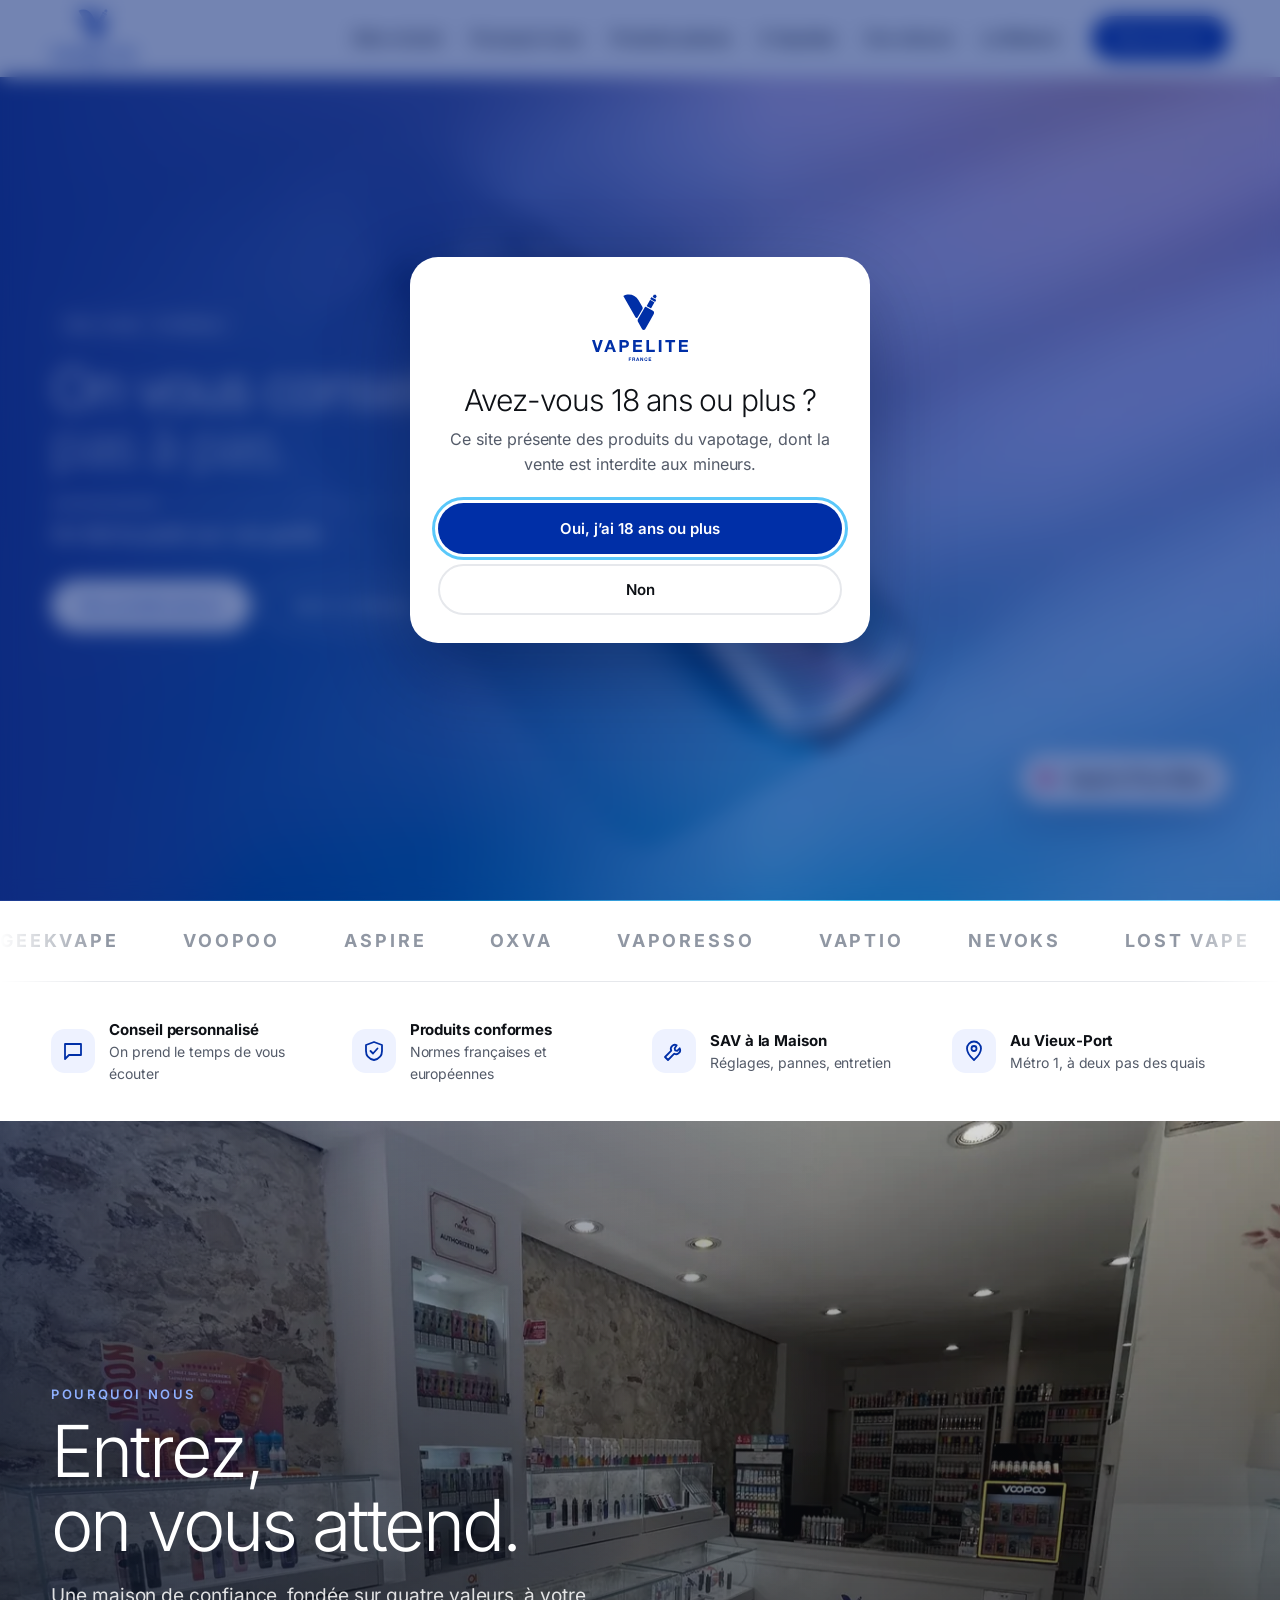
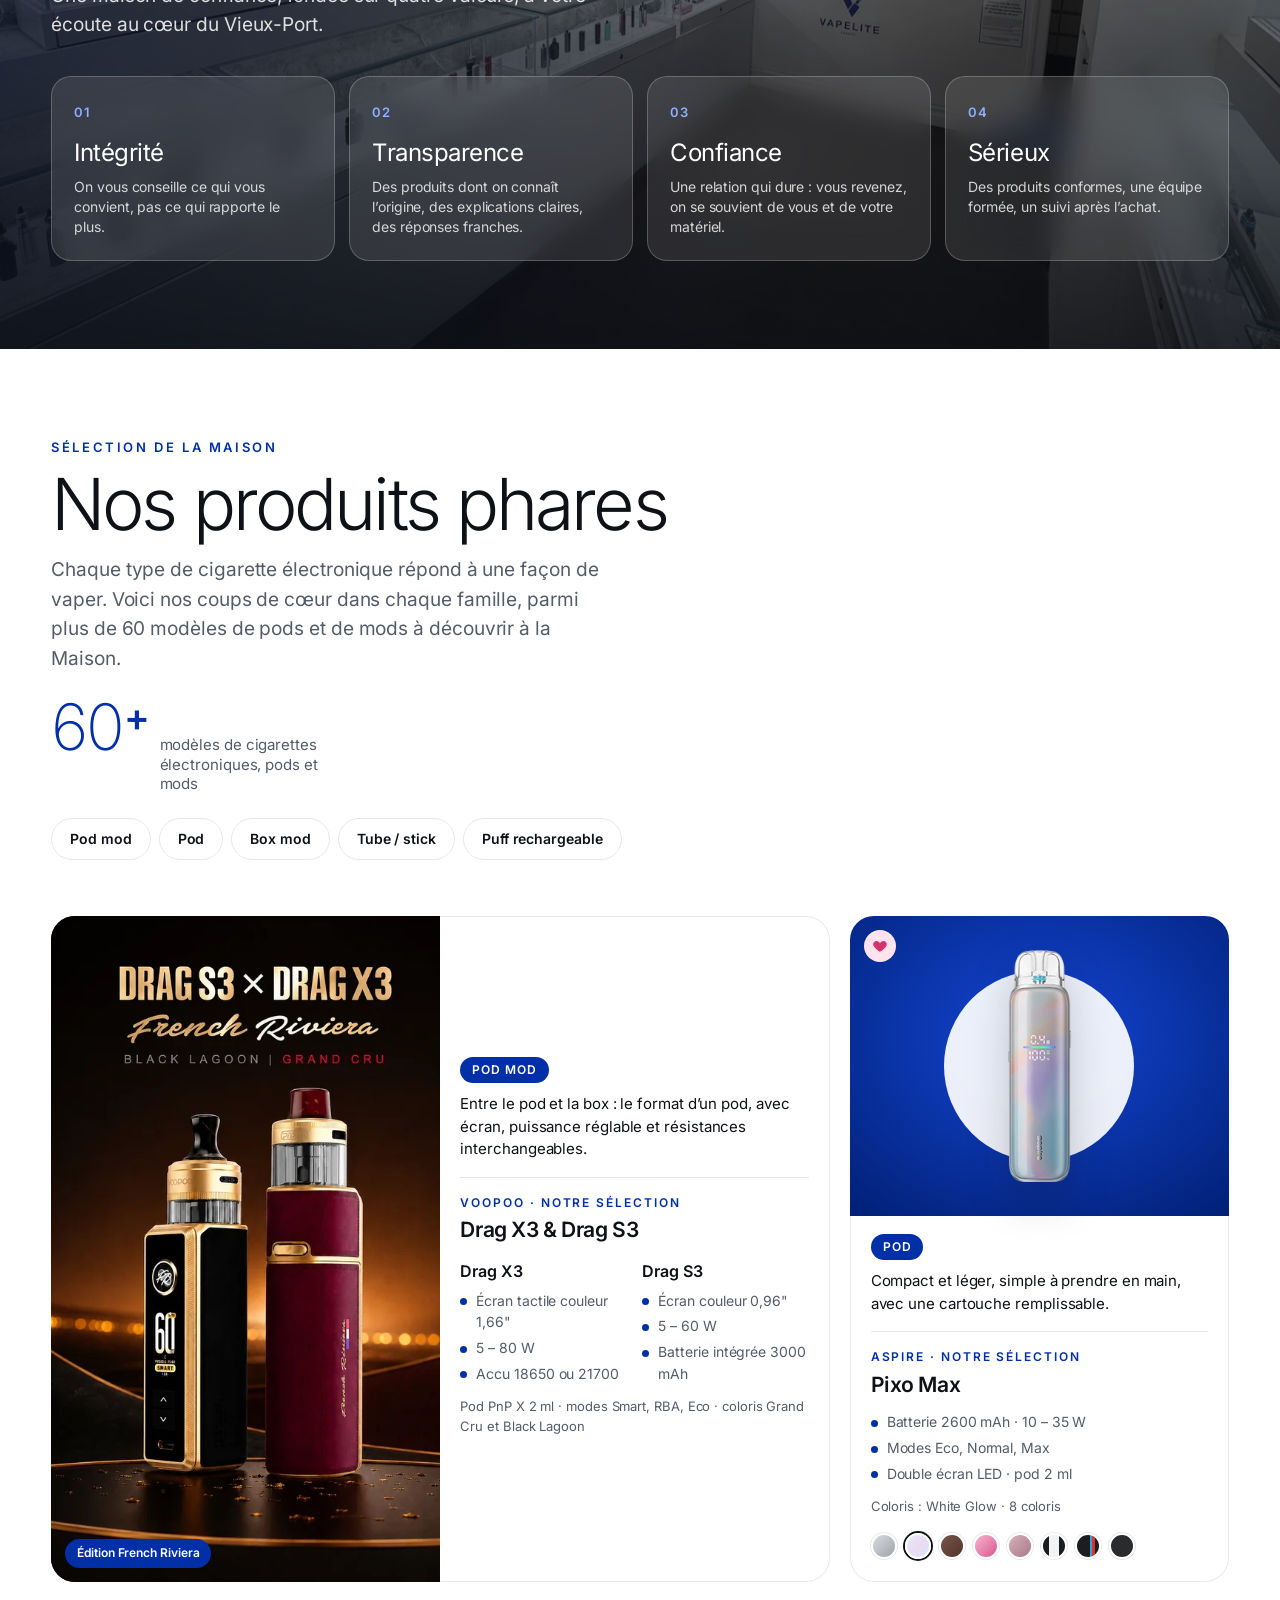
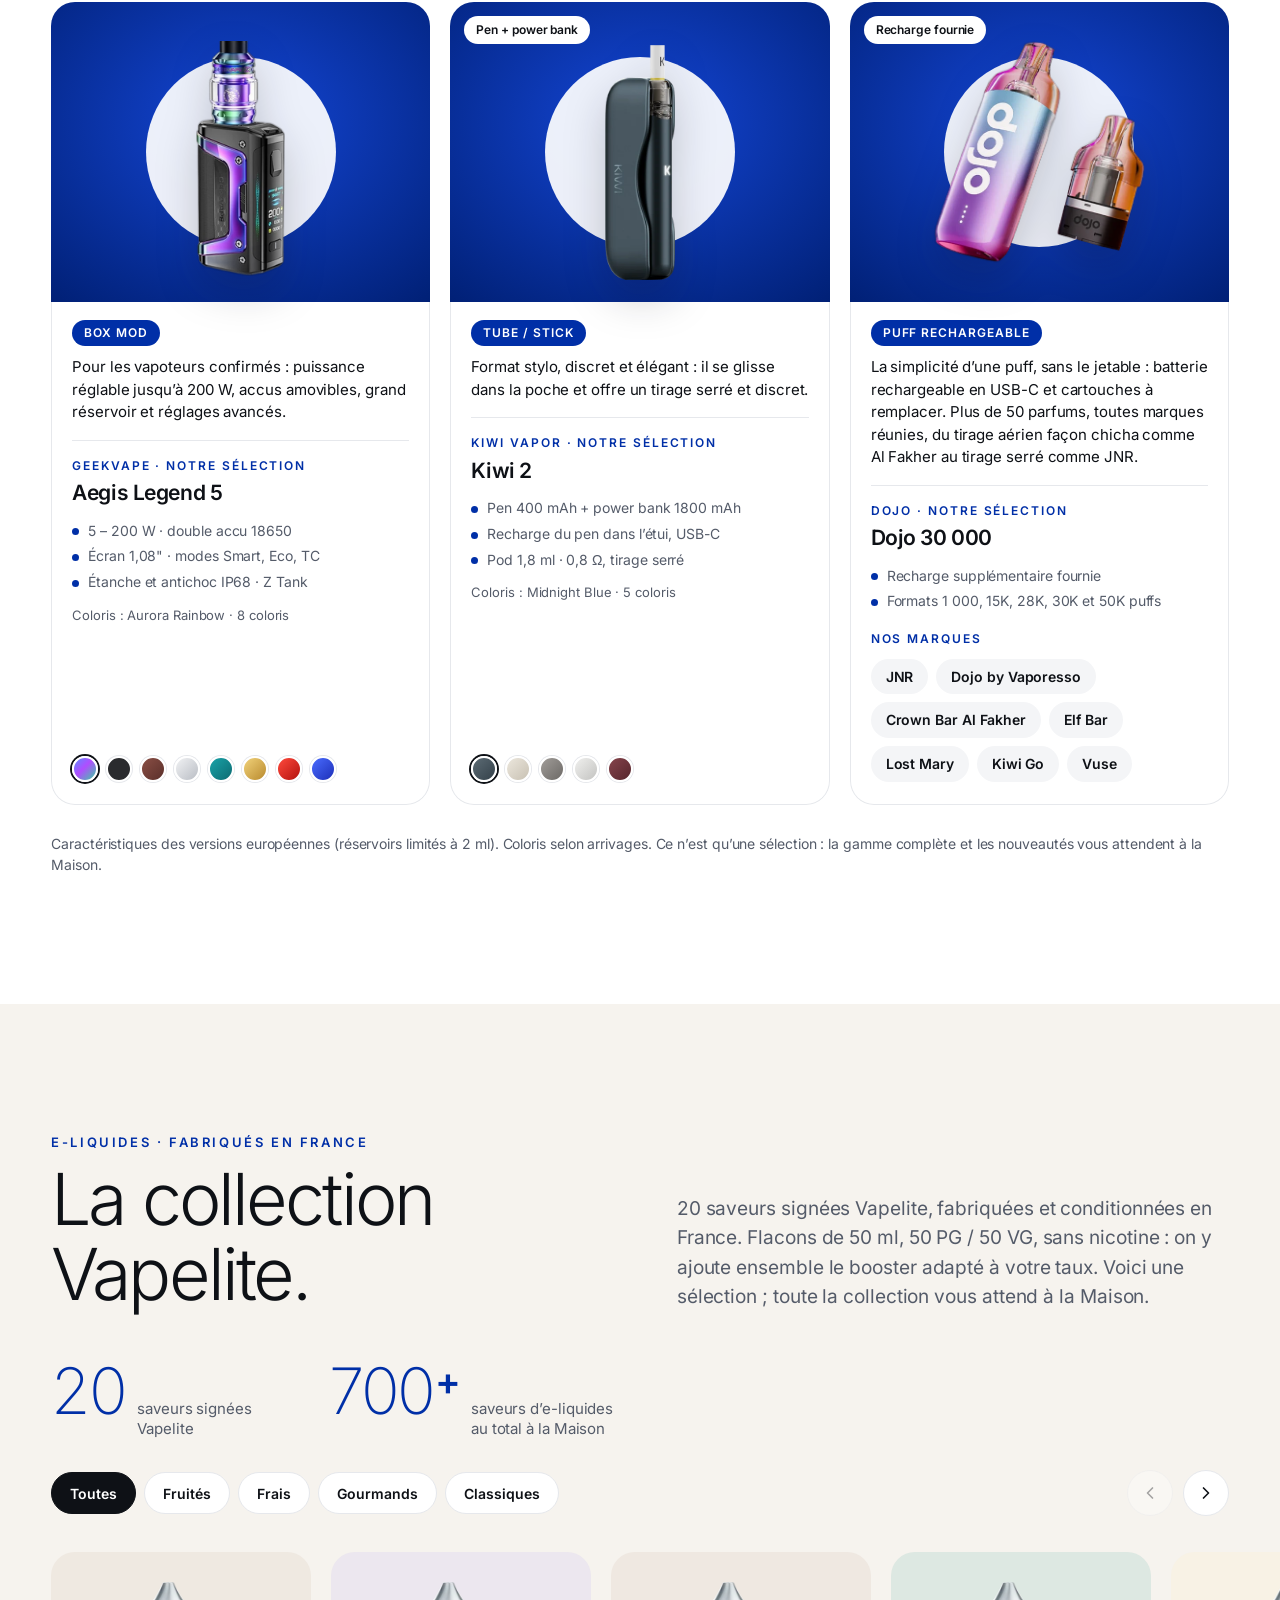
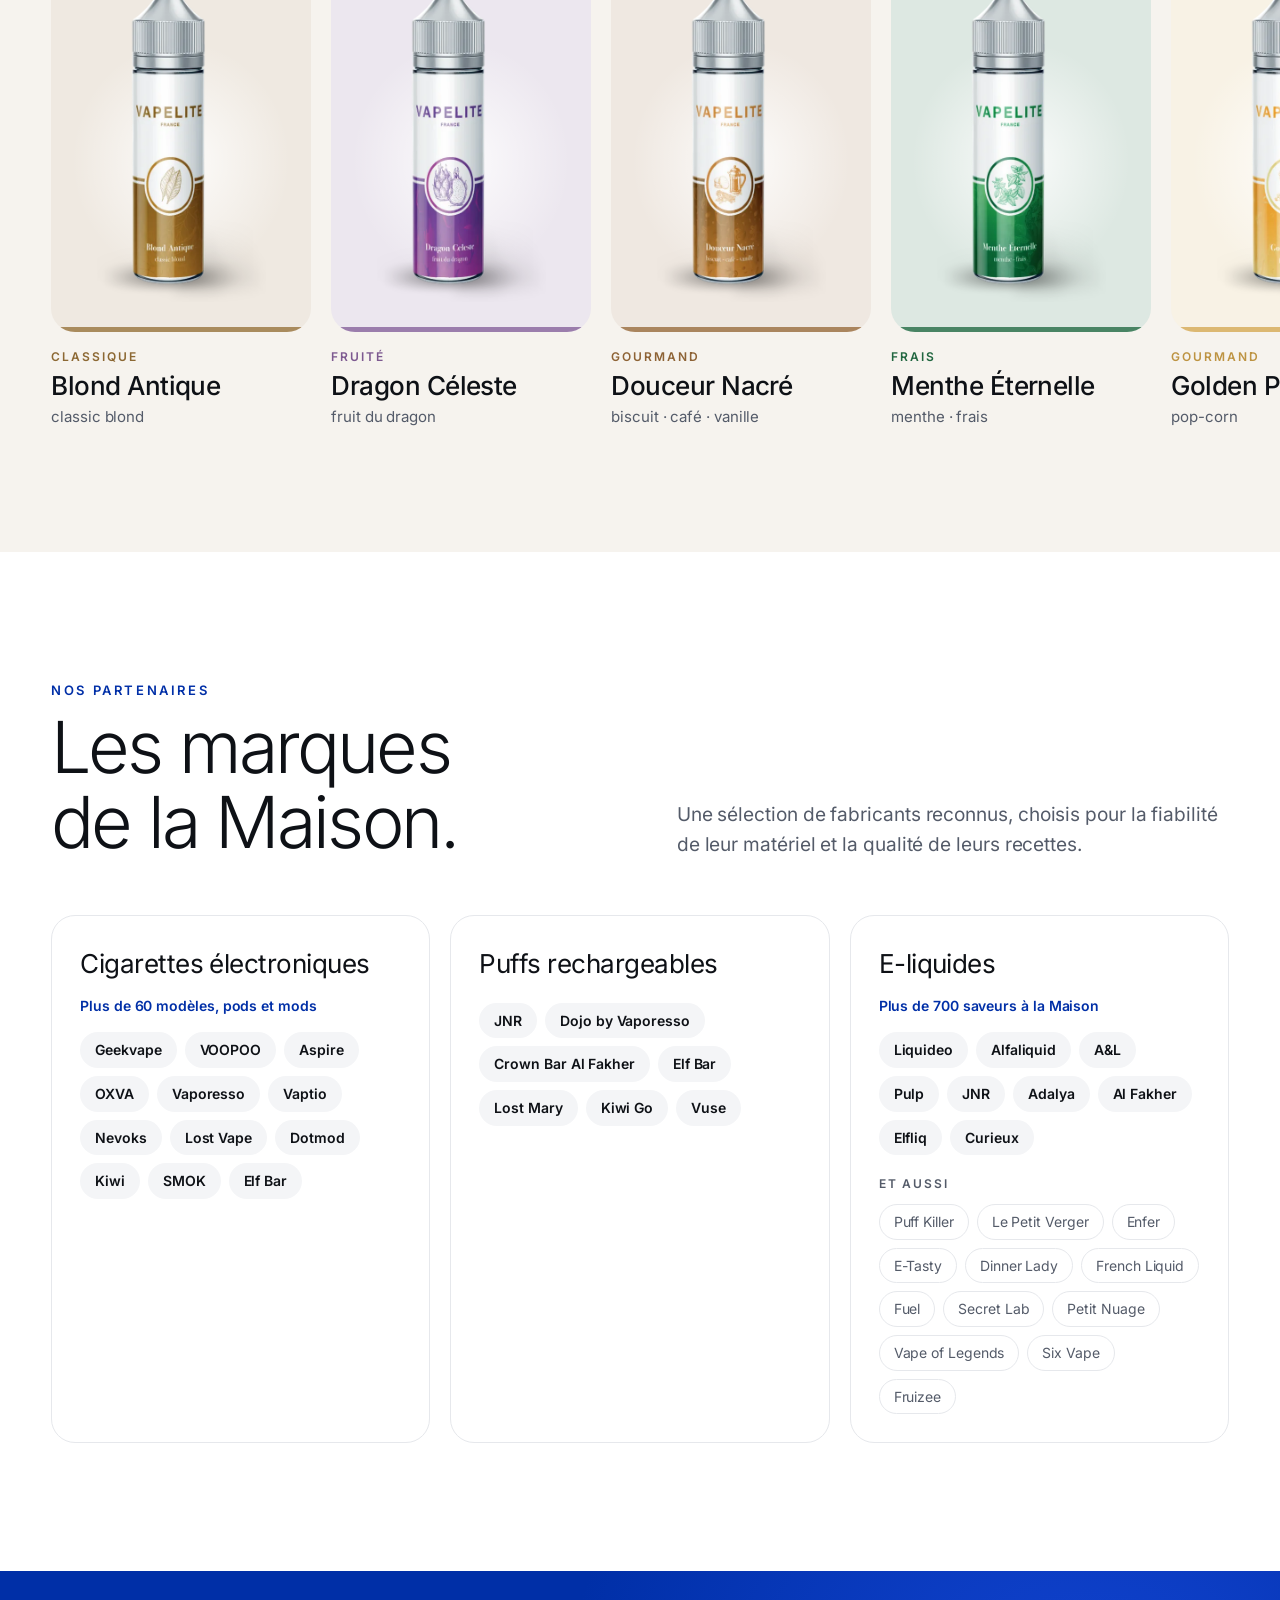
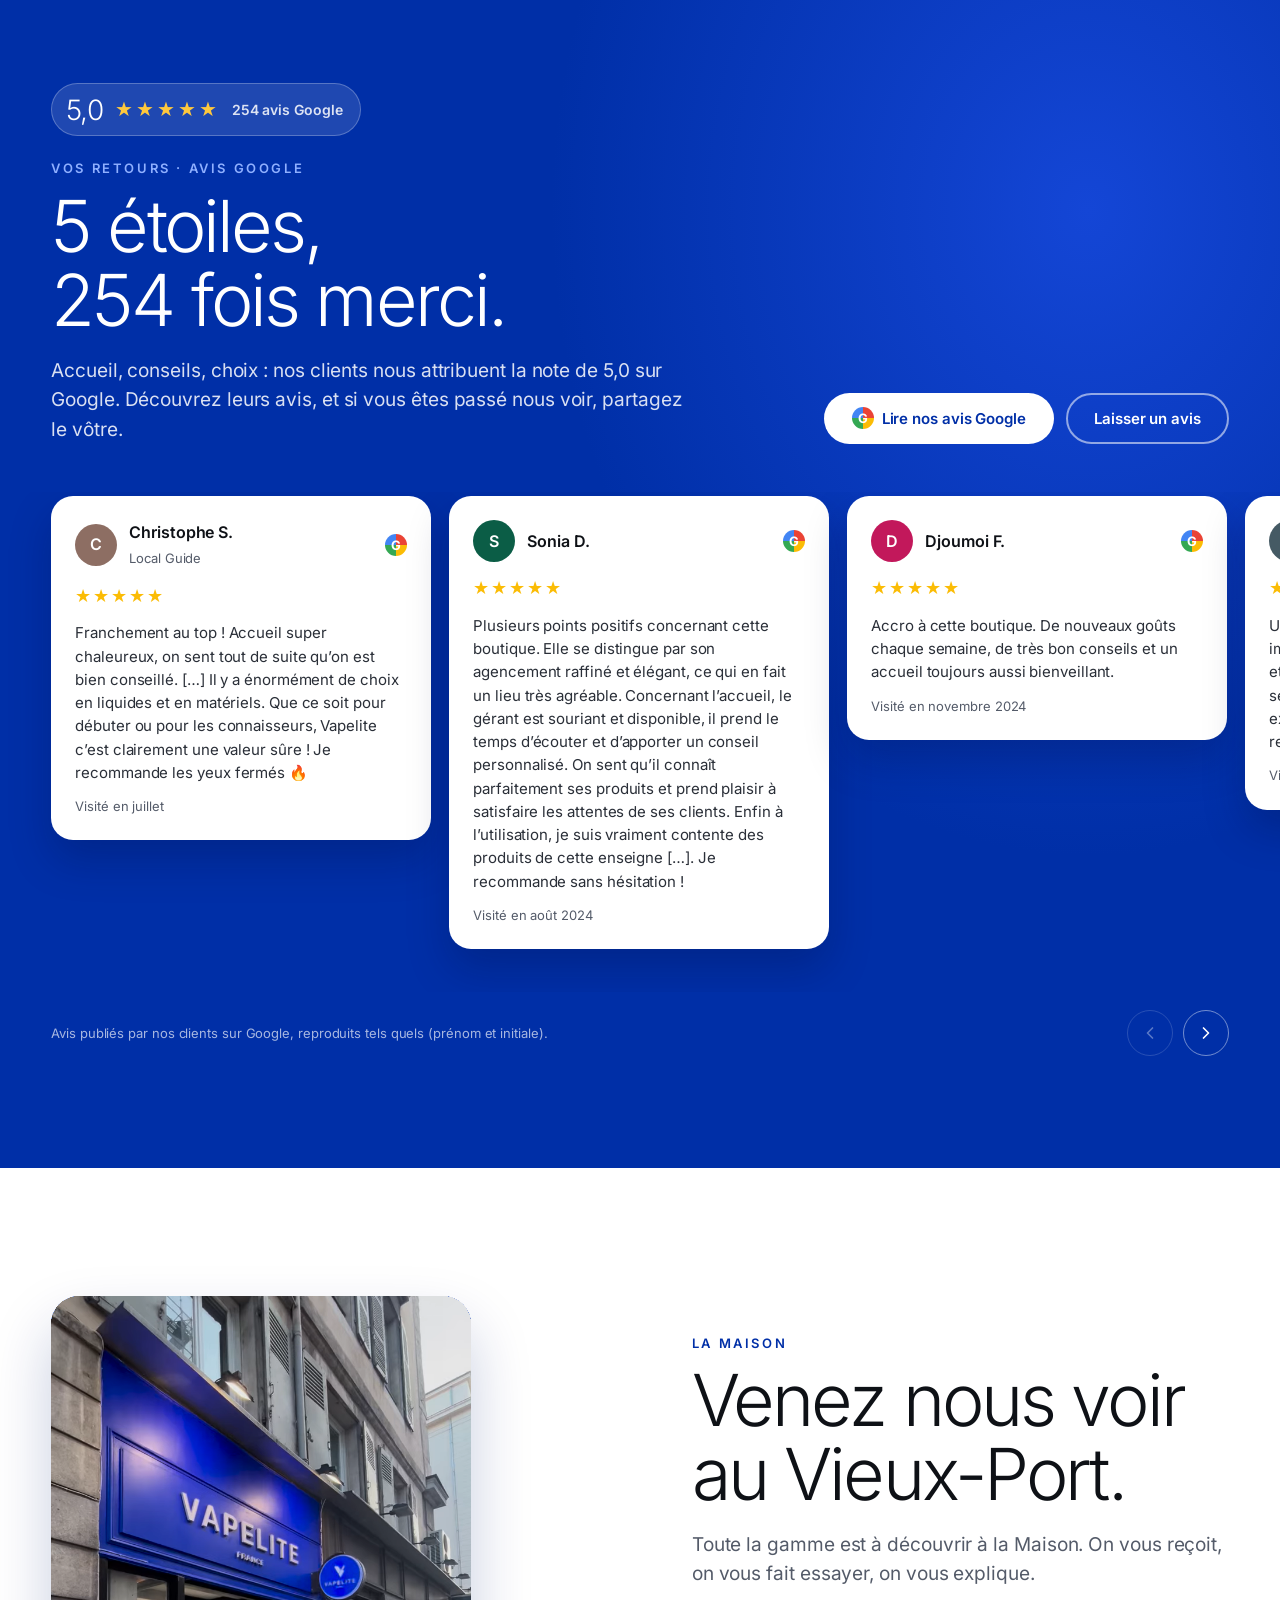
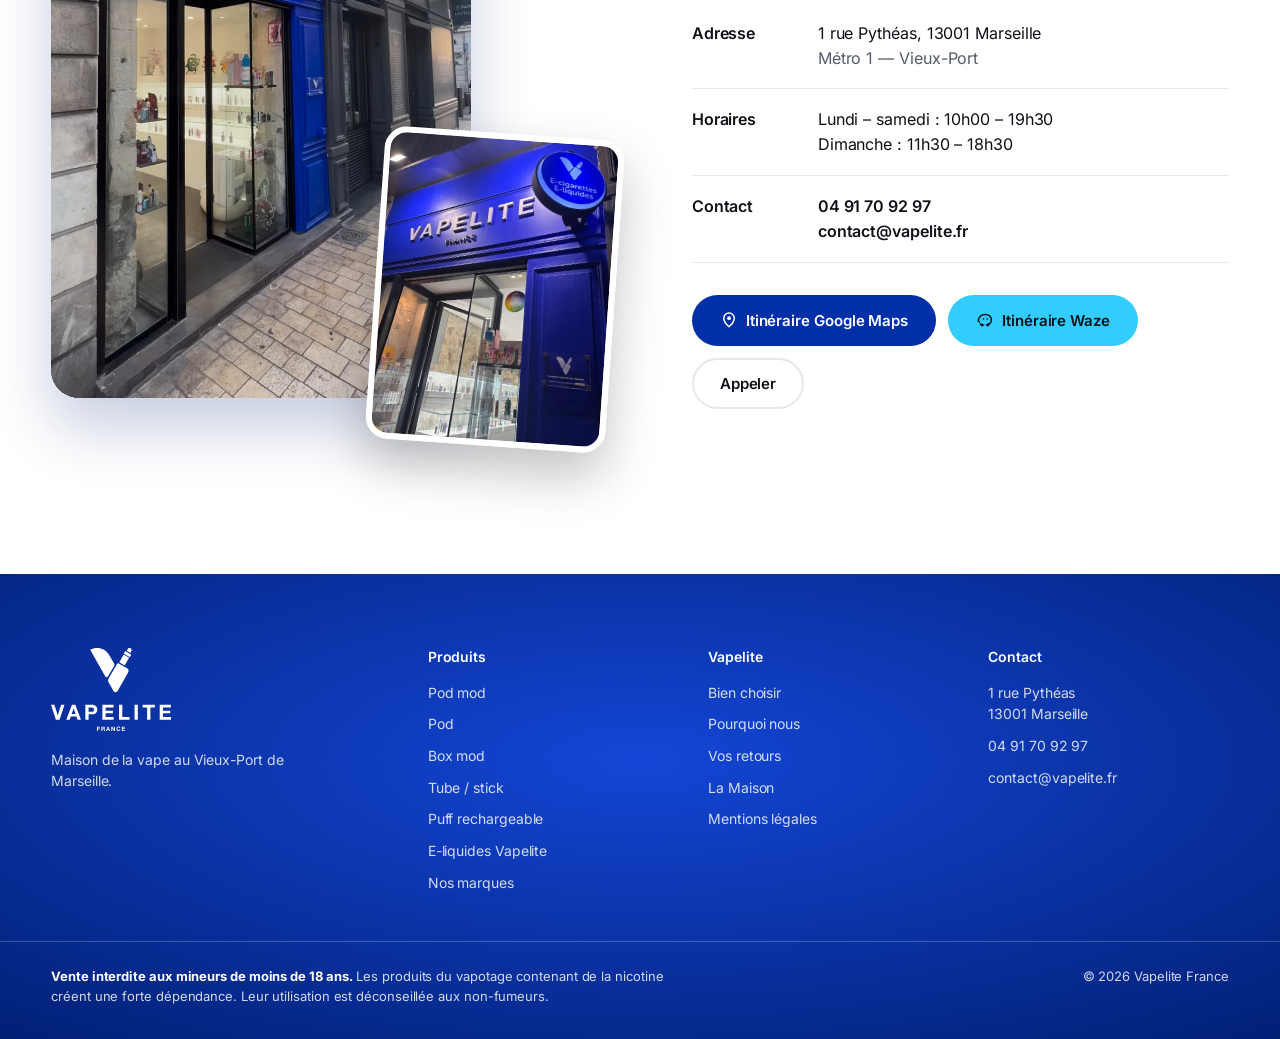
<file: index.html>
<!doctype html>
<html lang="fr">
<head>
  <meta charset="utf-8">
  <meta name="viewport" content="width=device-width, initial-scale=1">
  <title>Vapelite France — Maison de la vape au Vieux-Port, Marseille</title>
  <meta name="description" content="Vapelite France, maison de la vape au Vieux-Port de Marseille : cigarettes électroniques, e-liquides, accessoires et conseils personnalisés.">
  <meta name="theme-color" content="#002fa7">
  <link rel="canonical" href="https://vapelite.fr/">
  <meta property="og:type" content="website">
  <meta property="og:url" content="https://vapelite.fr/">
  <meta property="og:title" content="Vapelite France — Vieux-Port, Marseille">
  <meta property="og:description" content="Pods, e-liquides et conseils à la Maison Vapelite, au Vieux-Port.">
  <meta property="og:locale" content="fr_FR">
  <meta property="og:image" content="https://vapelite.fr/assets/og-image.jpg">
  <link rel="icon" href="favicon.ico" sizes="48x48">
  <link rel="icon" href="assets/favicon-48.png" type="image/png" sizes="48x48">
  <link rel="icon" href="assets/favicon-192.png" type="image/png" sizes="192x192">
  <link rel="icon" href="assets/favicon.svg" type="image/svg+xml">
  <link rel="apple-touch-icon" href="assets/apple-touch-icon.png">
  <link rel="preload" href="assets/fonts/inter-latin-wght-normal.woff2" as="font" type="font/woff2" crossorigin>
  <link rel="stylesheet" href="styles.css">

  <!-- Données structurées : à compléter avec l'adresse, le téléphone et les horaires réels -->
  <script type="application/ld+json">
  {
    "@context": "https://schema.org",
    "@type": "Store",
    "name": "Vapelite France",
    "alternateName": "Vapelite",
    "url": "https://vapelite.fr/",
    "image": "https://vapelite.fr/assets/og-image.jpg",
    "hasMap": "https://www.google.com/maps/search/?api=1&query=Vapelite+1+rue+Pyth%C3%A9as+13001+Marseille",
    "logo": "https://vapelite.fr/assets/logo-vapelite-512.png",
    "email": "contact@vapelite.fr",
    "description": "Maison de la vape au Vieux-Port de Marseille : cigarettes électroniques et e-liquides.",
    "address": {
      "@type": "PostalAddress",
      "streetAddress": "1 rue Pythéas",
      "postalCode": "13001",
      "addressLocality": "Marseille",
      "addressCountry": "FR"
    },
    "telephone": "+33 4 91 70 92 97",
    "openingHours": ["Mo-Sa 10:00-19:30", "Su 11:30-18:30"]
  }
  </script>
  <script type="application/ld+json">
  {
    "@context": "https://schema.org",
    "@type": "WebSite",
    "name": "Vapelite France",
    "alternateName": ["Vapelite", "vapelite.fr"],
    "url": "https://vapelite.fr/"
  }
  </script>
  <!-- Mesure d'audience Umami : sans cookie, statistiques anonymes, comptées uniquement sur vapelite.fr -->
  <script defer src="https://cloud.umami.is/script.js" data-website-id="ac777a32-f0f9-444d-b4b9-5c043151ec54" data-domains="vapelite.fr" data-do-not-track="true"></script>
</head>
<body>
  <a class="skip-link" href="#contenu">Aller au contenu</a>

  <!-- ==================================================================
       En-tête
       ================================================================== -->
  <header class="header" id="header">
    <div class="header__inner">
      <a class="header__logo" href="#top" aria-label="Vapelite France — accueil">
        <img src="assets/logo-vapelite-klein.svg" alt="Vapelite France" width="248" height="175">
      </a>
      <nav class="nav" id="nav" aria-label="Menu principal">
        <ul class="nav__list">
          <li><a href="#top">Bien choisir</a></li>
          <li><a href="#valeurs">Pourquoi nous</a></li>
          <li><a href="#produits">Produits phares</a></li>
          <li><a href="#collection">E-liquides</a></li>
          <li><a href="#avis">Vos retours</a></li>
          <li><a href="#boutique">La Maison</a></li>
        </ul>
        <a class="btn btn--klein nav__cta" href="#boutique">Nous trouver</a>
      </nav>
      <button class="burger" type="button" aria-label="Ouvrir le menu" aria-expanded="false" aria-controls="nav">
        <span></span><span></span><span></span>
      </button>
    </div>
  </header>

  <main id="contenu">

    <!-- ================================================================
         Bannière : Bien choisir, sur la photo de la Pixo Max White Glow
         ================================================================ -->
    <section class="hero" id="top" aria-label="À la une">
      <div class="hero__bg" aria-hidden="true">
        <div class="hero__rings"><span></span><span></span><span></span></div>
        <p class="hero__word">Vieux-Port</p>
      </div>

      <div class="slides">
        <!-- Bien choisir, sur la photo de l'Aspire Pixo Max White Glow -->
        <article class="slide slide--photo slide--advice is-active">
          <div class="slide__media slide__media--glow" aria-hidden="true">
            <picture>
              <source type="image/webp" srcset="assets/produits/pixo-max-white-glow-900.webp 900w, assets/produits/pixo-max-white-glow-1600.webp 1600w" sizes="100vw">
              <img src="assets/produits/pixo-max-white-glow-1600.jpg" srcset="assets/produits/pixo-max-white-glow-900.jpg 900w, assets/produits/pixo-max-white-glow-1600.jpg 1600w" sizes="100vw" width="1600" height="1051" alt="">
            </picture>
          </div>
          <div class="slide__text">
            <p class="kicker">Bien choisir · À la Maison</p>
            <h1 class="slide__title">On vous conseille,<br><em>pas à pas.</em></h1>
            <div class="hero-steps">
              <div class="hero-steps__bars" aria-hidden="true"><span></span><span></span><span></span><span></span></div>
              <ol class="hero-steps__list" aria-label="Nos quatre étapes">
                <li>On fait le point sur vos goûts</li>
                <li>Le bon matériel pour vous</li>
                <li>Le bon taux de nicotine</li>
                <li>Un suivi dans la durée</li>
              </ol>
            </div>
            <div class="slide__actions">
              <a class="btn btn--white" href="#produits">Nos produits phares</a>
              <a class="btn btn--ghost-white" href="#boutique">Venir à la Maison</a>
            </div>
          </div>
          <a class="hero-tag" href="#type-pod">
            <svg class="heartbeat" viewBox="0 0 24 24" width="20" height="20" aria-hidden="true"><path d="M12 21s-7.5-4.6-9.6-9.2C.9 8.4 3 4.5 6.8 4.5c2.1 0 3.6 1.1 5.2 3 1.6-1.9 3.1-3 5.2-3 3.8 0 5.9 3.9 4.4 7.3C19.5 16.4 12 21 12 21z" fill="currentColor"/></svg>
            <strong>Aspire Pixo Max</strong>
          </a>
        </article>
      </div>
    </section>

    <!-- Ruban défilant : marques partenaires principales
         Pour afficher un logo : déposer assets/partenaires/<slug>.svg (ou .png)
         et remplacer le texte du <li> par <img src="assets/partenaires/<slug>.svg" alt="Nom"> -->
    <div class="marquee marquee--partners" aria-hidden="true">
      <ul class="marquee__track">
        <li class="partner" data-slug="geekvape">Geekvape</li><li class="partner" data-slug="voopoo">VOOPOO</li><li class="partner" data-slug="aspire">Aspire</li><li class="partner" data-slug="oxva">OXVA</li><li class="partner" data-slug="vaporesso">Vaporesso</li><li class="partner" data-slug="vaptio">Vaptio</li><li class="partner" data-slug="nevoks">Nevoks</li><li class="partner" data-slug="lostvape">Lost Vape</li><li class="partner" data-slug="dotmod">Dotmod</li><li class="partner" data-slug="kiwi">Kiwi</li><li class="partner" data-slug="smok">SMOK</li><li class="partner" data-slug="elfbar">Elf Bar</li><li class="partner" data-slug="liquideo">Liquideo</li><li class="partner" data-slug="alfaliquid">Alfaliquid</li><li class="partner" data-slug="a-et-l">A&amp;L</li><li class="partner" data-slug="pulp">Pulp</li><li class="partner" data-slug="jnr">JNR</li><li class="partner" data-slug="adalya">Adalya</li><li class="partner" data-slug="al-fakher">Al Fakher</li><li class="partner" data-slug="elfliq">Elfliq</li><li class="partner" data-slug="curieux">Curieux</li>
        <li class="partner" data-slug="geekvape">Geekvape</li><li class="partner" data-slug="voopoo">VOOPOO</li><li class="partner" data-slug="aspire">Aspire</li><li class="partner" data-slug="oxva">OXVA</li><li class="partner" data-slug="vaporesso">Vaporesso</li><li class="partner" data-slug="vaptio">Vaptio</li><li class="partner" data-slug="nevoks">Nevoks</li><li class="partner" data-slug="lostvape">Lost Vape</li><li class="partner" data-slug="dotmod">Dotmod</li><li class="partner" data-slug="kiwi">Kiwi</li><li class="partner" data-slug="smok">SMOK</li><li class="partner" data-slug="elfbar">Elf Bar</li><li class="partner" data-slug="liquideo">Liquideo</li><li class="partner" data-slug="alfaliquid">Alfaliquid</li><li class="partner" data-slug="a-et-l">A&amp;L</li><li class="partner" data-slug="pulp">Pulp</li><li class="partner" data-slug="jnr">JNR</li><li class="partner" data-slug="adalya">Adalya</li><li class="partner" data-slug="al-fakher">Al Fakher</li><li class="partner" data-slug="elfliq">Elfliq</li><li class="partner" data-slug="curieux">Curieux</li>
      </ul>
    </div>

    <!-- Atouts -->
    <section class="perks" aria-label="Nos engagements">
      <ul class="perks__list">
        <li class="perk reveal">
          <svg viewBox="0 0 24 24" aria-hidden="true"><path d="M4 5h16v11H8l-4 4z" fill="none" stroke="currentColor" stroke-width="1.8" stroke-linejoin="round"/></svg>
          <span><strong>Conseil personnalisé</strong>On prend le temps de vous écouter</span>
        </li>
        <li class="perk reveal">
          <svg viewBox="0 0 24 24" aria-hidden="true"><path d="M12 3l8 3v6c0 5-3.5 8-8 9-4.5-1-8-4-8-9V6z" fill="none" stroke="currentColor" stroke-width="1.8" stroke-linejoin="round"/><path d="M8.5 12l2.5 2.5 4.5-5" fill="none" stroke="currentColor" stroke-width="1.8" stroke-linecap="round" stroke-linejoin="round"/></svg>
          <span><strong>Produits conformes</strong>Normes françaises et européennes</span>
        </li>
        <li class="perk reveal">
          <svg viewBox="0 0 24 24" aria-hidden="true"><path d="M14.7 6.3a4 4 0 0 0-5.4 5.4L3 18l3 3 6.3-6.3a4 4 0 0 0 5.4-5.4l-2.5 2.5-2.1-.4-.4-2.1z" fill="none" stroke="currentColor" stroke-width="1.8" stroke-linejoin="round"/></svg>
          <span><strong>SAV à la Maison</strong>Réglages, pannes, entretien</span>
        </li>
        <li class="perk reveal">
          <svg viewBox="0 0 24 24" aria-hidden="true"><path d="M12 21s-7-6.2-7-11.5A7 7 0 0 1 19 9.5C19 14.8 12 21 12 21z" fill="none" stroke="currentColor" stroke-width="1.8" stroke-linejoin="round"/><circle cx="12" cy="9.5" r="2.5" fill="none" stroke="currentColor" stroke-width="1.8"/></svg>
          <span><strong>Au Vieux-Port</strong>Métro 1, à deux pas des quais</span>
        </li>
      </ul>
    </section>

    <!-- ================================================================
         La Maison : photo de l'intérieur + nos valeurs
         ================================================================ -->
    <section class="inside" id="valeurs" aria-labelledby="inside-title">
      <picture class="inside__photo">
        <source type="image/webp" srcset="assets/photos/boutique-interieur-800.webp 800w, assets/photos/boutique-interieur-1600.webp 1600w" sizes="100vw">
        <img src="assets/photos/boutique-interieur-1600.jpg" srcset="assets/photos/boutique-interieur-800.jpg 800w, assets/photos/boutique-interieur-1600.jpg 1600w" sizes="100vw" alt="Intérieur de la Maison Vapelite : vitrines lumineuses de cigarettes électroniques, comptoir au logo Vapelite et mur d’e-liquides" width="1600" height="1200" loading="lazy">
      </picture>
      <div class="inside__content">
        <p class="eyebrow eyebrow--light reveal">Pourquoi nous</p>
        <h2 class="section__title section__title--light reveal" id="inside-title">Entrez,<br>on vous attend.</h2>
        <p class="inside__lead reveal">Une maison de confiance, fondée sur quatre valeurs, à votre écoute au cœur du Vieux-Port.</p>
        <ul class="inside__values">
          <li class="inside__value reveal"><span>01</span><h3>Intégrité</h3><p>On vous conseille ce qui vous convient, pas ce qui rapporte le plus.</p></li>
          <li class="inside__value reveal"><span>02</span><h3>Transparence</h3><p>Des produits dont on connaît l’origine, des explications claires, des réponses franches.</p></li>
          <li class="inside__value reveal"><span>03</span><h3>Confiance</h3><p>Une relation qui dure : vous revenez, on se souvient de vous et de votre matériel.</p></li>
          <li class="inside__value reveal"><span>04</span><h3>Sérieux</h3><p>Des produits conformes, une équipe formée, un suivi après l’achat.</p></li>
        </ul>
      </div>
    </section>

    <!-- ================================================================
         Gamme
         ================================================================ -->
    <section class="section products" id="produits">
      <div class="section__head">
        <div>
          <p class="eyebrow reveal">Sélection de la Maison</p>
          <h2 class="section__title reveal">Nos produits phares</h2>
          <p class="section__lead products__lead reveal">Chaque type de cigarette électronique répond à une façon de vaper. Voici nos coups de cœur dans chaque famille, parmi plus de 60 modèles de pods et de mods à découvrir à la Maison.</p>
          <ul class="collection__stats products__stats reveal" aria-label="Le matériel à la Maison">
            <li><strong>60<sup>+</sup></strong><span>modèles de cigarettes électroniques, pods et mods</span></li>
          </ul>
        </div>
        <nav class="filters reveal" aria-label="Types de cigarettes électroniques">
          <a class="chip" href="#type-pod-mod">Pod mod</a>
          <a class="chip" href="#type-pod">Pod</a>
          <a class="chip" href="#type-box">Box mod</a>
          <a class="chip" href="#type-tube">Tube / stick</a>
          <a class="chip" href="#type-puff">Puff rechargeable</a>
        </nav>
      </div>

      <ul class="types">
        <!-- Pod mod : VOOPOO Drag X3 & Drag S3 -->
        <li class="card type type--wide reveal" id="type-pod-mod">
          <div class="card__visual card__visual--photo">
            <span class="badge badge--new">Édition French Riviera</span>
            <img src="assets/produits/voopoo-drag-french-riviera-1000.webp" srcset="assets/produits/voopoo-drag-french-riviera-600.webp 600w, assets/produits/voopoo-drag-french-riviera-1000.webp 1000w" sizes="(max-width: 700px) 100vw, 480px" alt="VOOPOO Drag S3 Black Lagoon et Drag X3 Grand Cru, édition French Riviera" width="1000" height="1500" loading="lazy">
          </div>
          <div class="card__body">
            <p class="type__label">Pod mod</p>
            <p class="type__desc">Entre le pod et la box : le format d’un pod, avec écran, puissance réglable et résistances interchangeables.</p>
            <p class="card__cat">VOOPOO · Notre sélection</p>
            <h3 class="card__name">Drag X3 &amp; Drag S3</h3>
            <div class="type__duo">
              <div>
                <p class="type__model">Drag X3</p>
                <ul class="specs"><li>Écran tactile couleur 1,66"</li><li>5 – 80 W</li><li>Accu 18650 ou 21700</li></ul>
              </div>
              <div>
                <p class="type__model">Drag S3</p>
                <ul class="specs"><li>Écran couleur 0,96"</li><li>5 – 60 W</li><li>Batterie intégrée 3000 mAh</li></ul>
              </div>
            </div>
            <p class="card__colors">Pod PnP X 2 ml · modes Smart, RBA, Eco · coloris Grand Cru et Black Lagoon</p>
          </div>
        </li>

        <!-- Pod : Aspire Pixo Max -->
        <li class="card type reveal" id="type-pod" style="--tint:#f1f2f5">
          <span class="badge badge--heart badge--icon"><svg class="heartbeat" viewBox="0 0 24 24" width="16" height="16" aria-hidden="true"><path d="M12 21s-7.5-4.6-9.6-9.2C.9 8.4 3 4.5 6.8 4.5c2.1 0 3.6 1.1 5.2 3 1.6-1.9 3.1-3 5.2-3 3.8 0 5.9 3.9 4.4 7.3C19.5 16.4 12 21 12 21z" fill="currentColor"/></svg></span>
          <div class="card__visual">
            <img class="device device--real" src="assets/produits/aspire-pixo-max-white-glow.webp" width="78" height="286" alt="Aspire Pixo Max, coloris White Glow" loading="lazy">
          </div>
          <div class="card__body">
            <p class="type__label">Pod</p>
            <p class="type__desc">Compact et léger, simple à prendre en main, avec une cartouche remplissable.</p>
            <p class="card__cat">Aspire · Notre sélection</p>
            <h3 class="card__name">Pixo Max</h3>
            <ul class="specs"><li>Batterie 2600 mAh · 10 – 35 W</li><li>Modes Eco, Normal, Max</li><li>Double écran LED · pod 2 ml</li></ul>
            <p class="card__colors">Coloris : <span class="card__color-name">White Glow</span> · 8 coloris</p>
            <div class="swatches" role="radiogroup" aria-label="Coloris">
              <button type="button" role="radio" aria-checked="false" aria-label="Brushed Silver" style="--c:linear-gradient(135deg,#d9dce0,#9ea3a9)" data-img="assets/produits/aspire-pixo-max-brushed-silver.webp" data-name="Brushed Silver" data-tint="#efefef"></button>
              <button type="button" role="radio" aria-checked="true" aria-label="White Glow" style="--c:linear-gradient(135deg,#e3ecfb,#eadbf3 50%,#d3e9f7)" data-img="assets/produits/aspire-pixo-max-white-glow.webp" data-name="White Glow" data-tint="#f1f2f5"></button>
              <button type="button" role="radio" aria-checked="false" aria-label="Wood Grain" style="--c:linear-gradient(135deg,#7a5448,#4f342c)" data-img="assets/produits/aspire-pixo-max-wood-grain.webp" data-name="Wood Grain" data-tint="#e9e4e3"></button>
              <button type="button" role="radio" aria-checked="false" aria-label="Pink Gradient" style="--c:linear-gradient(135deg,#f6b5cf,#d9588e)" data-img="assets/produits/aspire-pixo-max-pink-gradient.webp" data-name="Pink Gradient" data-tint="#f9ebf1"></button>
              <button type="button" role="radio" aria-checked="false" aria-label="Brushed Pink" style="--c:linear-gradient(135deg,#d9b1be,#a77886)" data-img="assets/produits/aspire-pixo-max-brushed-pink.webp" data-name="Brushed Pink" data-tint="#f0ebed"></button>
              <button type="button" role="radio" aria-checked="false" aria-label="Glory Black" style="--c:linear-gradient(90deg,#1b1d20 0 26%,#f3f3f3 26% 74%,#1b1d20 74%)" data-img="assets/produits/aspire-pixo-max-glory-black.webp" data-name="Glory Black" data-tint="#fafafa"></button>
              <button type="button" role="radio" aria-checked="false" aria-label="Speedy Black" style="--c:linear-gradient(90deg,#1b1d20 0 58%,#3aa0d8 58% 70%,#d8342e 70% 82%,#1b1d20 82%)" data-img="assets/produits/aspire-pixo-max-speedy-black.webp" data-name="Speedy Black" data-tint="#e2e8e9"></button>
              <button type="button" role="radio" aria-checked="false" aria-label="Carbon Black" style="--c:#2a2b2d" data-img="assets/produits/aspire-pixo-max-carbon-black.webp" data-name="Carbon Black" data-tint="#e1e1e1"></button>
            </div>
          </div>
        </li>

        <!-- Box mod : Geekvape Legend 5 -->
        <li class="card type reveal" id="type-box" style="--tint:#eef0fb">
          <div class="card__visual">
            <img class="device device--real device--box" src="assets/produits/geekvape-legend-5-aurora-rainbow.webp" width="226" height="600" alt="Geekvape Aegis Legend 5 avec clearomiseur Z, coloris Aurora Rainbow" loading="lazy">
          </div>
          <div class="card__body">
            <p class="type__label">Box mod</p>
            <p class="type__desc">Pour les vapoteurs confirmés : puissance réglable jusqu’à 200&nbsp;W, accus amovibles, grand réservoir et réglages avancés.</p>
            <p class="card__cat">Geekvape · Notre sélection</p>
            <h3 class="card__name">Aegis Legend 5</h3>
            <ul class="specs"><li>5 – 200 W · double accu 18650</li><li>Écran 1,08" · modes Smart, Eco, TC</li><li>Étanche et antichoc IP68 · Z Tank</li></ul>
            <p class="card__colors">Coloris : <span class="card__color-name">Aurora Rainbow</span> · 8 coloris</p>
            <div class="swatches" role="radiogroup" aria-label="Coloris">
              <button type="button" role="radio" aria-checked="true" aria-label="Aurora Rainbow" style="--c:linear-gradient(135deg,#5b8cff,#b04dff 45%,#39d0a0)" data-img="assets/produits/geekvape-legend-5-aurora-rainbow.webp" data-name="Aurora Rainbow" data-tint="#eef0fb"></button>
              <button type="button" role="radio" aria-checked="false" aria-label="Carbon Black" style="--c:#2a2b2e" data-img="assets/produits/geekvape-legend-5-carbon-black.webp" data-name="Carbon Black" data-tint="#e9eaec"></button>
              <button type="button" role="radio" aria-checked="false" aria-label="Earth Brown" style="--c:linear-gradient(135deg,#8a4f45,#5a2f2a)" data-img="assets/produits/geekvape-legend-5-earth-brown.webp" data-name="Earth Brown" data-tint="#f2e9e7"></button>
              <button type="button" role="radio" aria-checked="false" aria-label="Frost Silver" style="--c:linear-gradient(135deg,#f1f2f4,#b9bdc4)" data-img="assets/produits/geekvape-legend-5-frost-silver.webp" data-name="Frost Silver" data-tint="#f3f4f6"></button>
              <button type="button" role="radio" aria-checked="false" aria-label="Glacier Green" style="--c:linear-gradient(135deg,#1aa3a8,#0c6b72)" data-img="assets/produits/geekvape-legend-5-glacier-green.webp" data-name="Glacier Green" data-tint="#e3f2f3"></button>
              <button type="button" role="radio" aria-checked="false" aria-label="Racing Gold" style="--c:linear-gradient(135deg,#f1d27a,#b98a2e)" data-img="assets/produits/geekvape-legend-5-racing-gold.webp" data-name="Racing Gold" data-tint="#f6efe0"></button>
              <button type="button" role="radio" aria-checked="false" aria-label="Turbo Red" style="--c:linear-gradient(135deg,#ff4a3d,#b3120e)" data-img="assets/produits/geekvape-legend-5-turbo-red.webp" data-name="Turbo Red" data-tint="#f6e4e3"></button>
              <button type="button" role="radio" aria-checked="false" aria-label="Twilight Blue" style="--c:linear-gradient(135deg,#4a6cff,#1d2fb8)" data-img="assets/produits/geekvape-legend-5-twilight-blue.webp" data-name="Twilight Blue" data-tint="#e6e9fb"></button>
            </div>
          </div>
        </li>

        <!-- Tube / stick : Kiwi 2 -->
        <li class="card type reveal" id="type-tube" style="--tint:#e8ebed">
          <span class="badge">Pen + power bank</span>
          <div class="card__visual">
            <img class="device device--real device--kiwi" src="assets/produits/kiwi-2-midnight-blue.webp" width="178" height="600" alt="Kiwi 2 de Kiwi Vapor, coloris Midnight Blue" loading="lazy">
          </div>
          <div class="card__body">
            <p class="type__label">Tube / stick</p>
            <p class="type__desc">Format stylo, discret et élégant : il se glisse dans la poche et offre un tirage serré et discret.</p>
            <p class="card__cat">Kiwi Vapor · Notre sélection</p>
            <h3 class="card__name">Kiwi 2</h3>
            <ul class="specs"><li>Pen 400&nbsp;mAh + power bank 1800&nbsp;mAh</li><li>Recharge du pen dans l’étui, <span class="nowrap">USB-C</span></li><li>Pod 1,8&nbsp;ml · 0,8&nbsp;Ω, tirage serré</li></ul>
            <p class="card__colors">Coloris : <span class="card__color-name">Midnight Blue</span> · 5 coloris</p>
            <div class="swatches" role="radiogroup" aria-label="Coloris">
              <button type="button" role="radio" aria-checked="true" aria-label="Midnight Blue" style="--c:linear-gradient(135deg,#5c6b74,#34414a)" data-img="assets/produits/kiwi-2-midnight-blue.webp" data-name="Midnight Blue" data-tint="#e8ebed"></button>
              <button type="button" role="radio" aria-checked="false" aria-label="Champagne" style="--c:linear-gradient(135deg,#ece7dd,#c8c1b3)" data-img="assets/produits/kiwi-2-champagne.webp" data-name="Champagne" data-tint="#f6f3ee"></button>
              <button type="button" role="radio" aria-checked="false" aria-label="Iron Gate" style="--c:linear-gradient(135deg,#a19d99,#6c6966)" data-img="assets/produits/kiwi-2-iron-gate.webp" data-name="Iron Gate" data-tint="#eeedec"></button>
              <button type="button" role="radio" aria-checked="false" aria-label="Nimbus Cloud" style="--c:linear-gradient(135deg,#f0f0ee,#c3c3c1)" data-img="assets/produits/kiwi-2-nimbus-cloud.webp" data-name="Nimbus Cloud" data-tint="#f4f4f3"></button>
              <button type="button" role="radio" aria-checked="false" aria-label="Red Velvet" style="--c:linear-gradient(135deg,#86444c,#56262c)" data-img="assets/produits/kiwi-2-red-velvet.webp" data-name="Red Velvet" data-tint="#f2e6e7"></button>
            </div>
          </div>
        </li>

        <!-- Puff rechargeable : Dojo 30 000 -->
        <li class="card type reveal" id="type-puff">
          <span class="badge">Recharge fournie</span>
          <div class="card__visual">
            <img class="device device--real device--dojo" src="assets/produits/dojo-30000.webp" width="447" height="473" alt="Puff rechargeable Dojo 30 000 et sa cartouche de recharge" loading="lazy">
          </div>
          <div class="card__body">
            <p class="type__label">Puff rechargeable</p>
            <p class="type__desc">La simplicité d’une puff, sans le jetable : batterie rechargeable en <span class="nowrap">USB-C</span> et cartouches à remplacer. Plus de 50 parfums, toutes marques réunies, du tirage aérien façon chicha comme Al Fakher au tirage serré comme JNR.</p>
            <p class="card__cat">Dojo · Notre sélection</p>
            <h3 class="card__name">Dojo 30&nbsp;000</h3>
            <ul class="specs"><li>Recharge supplémentaire fournie</li><li>Formats 1&nbsp;000, 15K, 28K, 30K et 50K puffs</li></ul>
            <p class="card__cat type__brands-title">Nos marques</p>
            <ul class="brands__list brands__list--main type__brands"><li>JNR</li><li>Dojo by Vaporesso</li><li>Crown Bar Al Fakher</li><li>Elf Bar</li><li>Lost Mary</li><li>Kiwi Go</li><li>Vuse</li></ul>
          </div>
        </li>
      </ul>
      <p class="products__note reveal">Caractéristiques des versions européennes (réservoirs limités à 2 ml). Coloris selon arrivages. Ce n’est qu’une sélection : la gamme complète et les nouveautés vous attendent à la Maison.</p>
    </section>

    <!-- ================================================================
         La collection d'e-liquides Vapelite
         ================================================================ -->
    <section class="collection" id="collection" aria-labelledby="collection-title">
      <div class="section collection__inner">
        <div class="section__head">
          <div>
            <p class="eyebrow reveal">E-liquides · Fabriqués en France</p>
            <h2 class="section__title reveal" id="collection-title">La collection<br>Vapelite.</h2>
          </div>
          <p class="section__lead reveal">20 saveurs signées Vapelite, fabriquées et conditionnées en France. Flacons de 50&nbsp;ml, 50&nbsp;PG / 50&nbsp;VG, sans nicotine : on y ajoute ensemble le booster adapté à votre taux. Voici une sélection&nbsp;; toute la collection vous attend à la Maison.</p>
        </div>
        <ul class="collection__stats reveal" aria-label="Les e-liquides à la Maison">
          <li><strong>20</strong><span>saveurs signées Vapelite</span></li>
          <li><strong>700<sup>+</sup></strong><span>saveurs d’e-liquides au total à la Maison</span></li>
        </ul>
        <div class="collection__bar reveal">
          <div class="filters" role="group" aria-label="Filtrer par famille">
            <button class="chip is-active" type="button" data-fam-filter="all" aria-pressed="true">Toutes</button>
            <button class="chip" type="button" data-fam-filter="fruites" aria-pressed="false">Fruités</button>
            <button class="chip" type="button" data-fam-filter="frais" aria-pressed="false">Frais</button>
            <button class="chip" type="button" data-fam-filter="gourmands" aria-pressed="false">Gourmands</button>
            <button class="chip" type="button" data-fam-filter="classiques" aria-pressed="false">Classiques</button>
          </div>
          <div class="collection__arrows">
            <button class="round-btn" type="button" data-scroll="-1" aria-label="Parfums précédents"><svg viewBox="0 0 24 24" width="20" height="20" aria-hidden="true"><path d="M15 6l-6 6 6 6" fill="none" stroke="currentColor" stroke-width="2" stroke-linecap="round" stroke-linejoin="round"/></svg></button>
            <button class="round-btn" type="button" data-scroll="1" aria-label="Parfums suivants"><svg viewBox="0 0 24 24" width="20" height="20" aria-hidden="true"><path d="M9 6l6 6-6 6" fill="none" stroke="currentColor" stroke-width="2" stroke-linecap="round" stroke-linejoin="round"/></svg></button>
          </div>
        </div>
      </div>
      <ul class="flavors reveal" aria-label="Parfums de la collection Vapelite">
        <li class="flavor" data-fam="classiques" style="--c:#9e7b47;--tint:#efe9e1">
          <div class="flavor__visual">
            <img class="flavor__img" src="assets/produits/eliquide-blond-antique-720.webp" srcset="assets/produits/eliquide-blond-antique-360.webp 190w, assets/produits/eliquide-blond-antique-720.webp 380w" sizes="(max-width: 560px) 140px, 200px" width="380" height="720" alt="E-liquide Vapelite Blond Antique, flacon de 50 ml" loading="lazy">
          </div>
          <p class="flavor__fam">Classique</p>
          <h3 class="flavor__name">Blond Antique</h3>
          <p class="flavor__notes">classic blond</p>
        </li>
        <li class="flavor" data-fam="fruites" style="--c:#8e6ba1;--tint:#ece7ef">
          <div class="flavor__visual">
            <img class="flavor__img" src="assets/produits/eliquide-dragon-celeste-720.webp" srcset="assets/produits/eliquide-dragon-celeste-360.webp 190w, assets/produits/eliquide-dragon-celeste-720.webp 380w" sizes="(max-width: 560px) 140px, 200px" width="380" height="720" alt="E-liquide Vapelite Dragon Céleste, flacon de 50 ml" loading="lazy">
          </div>
          <p class="flavor__fam">Fruité</p>
          <h3 class="flavor__name">Dragon Céleste</h3>
          <p class="flavor__notes">fruit du dragon</p>
        </li>
        <li class="flavor" data-fam="gourmands" style="--c:#9f7548;--tint:#efe8e1">
          <div class="flavor__visual">
            <img class="flavor__img" src="assets/produits/eliquide-douceur-nacre-720.webp" srcset="assets/produits/eliquide-douceur-nacre-360.webp 190w, assets/produits/eliquide-douceur-nacre-720.webp 380w" sizes="(max-width: 560px) 140px, 200px" width="380" height="720" alt="E-liquide Vapelite Douceur Nacré, flacon de 50 ml" loading="lazy">
          </div>
          <p class="flavor__fam">Gourmand</p>
          <h3 class="flavor__name">Douceur Nacré</h3>
          <p class="flavor__notes">biscuit · café · vanille</p>
        </li>
        <li class="flavor" data-fam="frais" style="--c:#30744e;--tint:#dde8e2">
          <div class="flavor__visual">
            <img class="flavor__img" src="assets/produits/eliquide-menthe-eternelle-720.webp" srcset="assets/produits/eliquide-menthe-eternelle-360.webp 190w, assets/produits/eliquide-menthe-eternelle-720.webp 380w" sizes="(max-width: 560px) 140px, 200px" width="380" height="720" alt="E-liquide Vapelite Menthe Éternelle, flacon de 50 ml" loading="lazy">
          </div>
          <p class="flavor__fam">Frais</p>
          <h3 class="flavor__name">Menthe Éternelle</h3>
          <p class="flavor__notes">menthe · frais</p>
        </li>
        <li class="flavor" data-fam="gourmands" style="--c:#d7ae5e;--tint:#f8f2e5">
          <div class="flavor__visual">
            <img class="flavor__img" src="assets/produits/eliquide-golden-pop-720.webp" srcset="assets/produits/eliquide-golden-pop-360.webp 190w, assets/produits/eliquide-golden-pop-720.webp 380w" sizes="(max-width: 560px) 140px, 200px" width="380" height="720" alt="E-liquide Vapelite Golden Pop, flacon de 50 ml" loading="lazy">
          </div>
          <p class="flavor__fam">Gourmand</p>
          <h3 class="flavor__name">Golden Pop</h3>
          <p class="flavor__notes">pop-corn</p>
        </li>
        <li class="flavor" data-fam="fruites" style="--c:#b8486c;--tint:#f3e1e7">
          <div class="flavor__visual">
            <img class="flavor__img" src="assets/produits/eliquide-rubis-ecarlate-720.webp" srcset="assets/produits/eliquide-rubis-ecarlate-360.webp 190w, assets/produits/eliquide-rubis-ecarlate-720.webp 380w" sizes="(max-width: 560px) 140px, 200px" width="380" height="720" alt="E-liquide Vapelite Rubis Écarlate, flacon de 50 ml" loading="lazy">
          </div>
          <p class="flavor__fam">Fruité</p>
          <h3 class="flavor__name">Rubis Écarlate</h3>
          <p class="flavor__notes">cerise · framboise bleue</p>
        </li>
        <li class="flavor" data-fam="fruites frais" style="--c:#80354b;--tint:#eadee2">
          <div class="flavor__visual">
            <img class="flavor__img" src="assets/produits/eliquide-rouge-envoutant-720.webp" srcset="assets/produits/eliquide-rouge-envoutant-360.webp 190w, assets/produits/eliquide-rouge-envoutant-720.webp 380w" sizes="(max-width: 560px) 140px, 200px" width="380" height="720" alt="E-liquide Vapelite Rouge Envoûtant, flacon de 50 ml" loading="lazy">
          </div>
          <p class="flavor__fam">Fruité · Frais</p>
          <h3 class="flavor__name">Rouge Envoûtant</h3>
          <p class="flavor__notes">fruits rouges · frais</p>
        </li>
        <li class="flavor" data-fam="fruites" style="--c:#a45355;--tint:#f0e3e3">
          <div class="flavor__visual">
            <img class="flavor__img" src="assets/produits/eliquide-souffle-de-fraise-720.webp" srcset="assets/produits/eliquide-souffle-de-fraise-360.webp 190w, assets/produits/eliquide-souffle-de-fraise-720.webp 380w" sizes="(max-width: 560px) 140px, 200px" width="380" height="720" alt="E-liquide Vapelite Souffle de Fraise, flacon de 50 ml" loading="lazy">
          </div>
          <p class="flavor__fam">Fruité</p>
          <h3 class="flavor__name">Souffle de Fraise</h3>
          <p class="flavor__notes">fraise · fruit du dragon</p>
        </li>
        <li class="flavor" data-fam="fruites" style="--c:#4a6a4b;--tint:#e2e7e2">
          <div class="flavor__visual">
            <img class="flavor__img" src="assets/produits/eliquide-eclat-tropical-720.webp" srcset="assets/produits/eliquide-eclat-tropical-360.webp 190w, assets/produits/eliquide-eclat-tropical-720.webp 380w" sizes="(max-width: 560px) 140px, 200px" width="380" height="720" alt="E-liquide Vapelite Éclat Tropical, flacon de 50 ml" loading="lazy">
          </div>
          <p class="flavor__fam">Fruité</p>
          <h3 class="flavor__name">Éclat Tropical</h3>
          <p class="flavor__notes">pastèque · kiwi</p>
        </li>
        <li class="flavor" data-fam="fruites frais" style="--c:#58497d;--tint:#e4e1ea">
          <div class="flavor__visual">
            <img class="flavor__img" src="assets/produits/eliquide-vigne-boreale-720.webp" srcset="assets/produits/eliquide-vigne-boreale-360.webp 190w, assets/produits/eliquide-vigne-boreale-720.webp 380w" sizes="(max-width: 560px) 140px, 200px" width="380" height="720" alt="E-liquide Vapelite Vigne Boréale, flacon de 50 ml" loading="lazy">
          </div>
          <p class="flavor__fam">Fruité · Frais</p>
          <h3 class="flavor__name">Vigne Boréale</h3>
          <p class="flavor__notes">raisin glacé</p>
        </li>
        <li class="flavor" data-fam="fruites" style="--c:#8cb85e;--tint:#ecf3e5">
          <div class="flavor__visual">
            <img class="flavor__img" src="assets/produits/eliquide-melodie-pourpre-720.webp" srcset="assets/produits/eliquide-melodie-pourpre-360.webp 190w, assets/produits/eliquide-melodie-pourpre-720.webp 380w" sizes="(max-width: 560px) 140px, 200px" width="380" height="720" alt="E-liquide Vapelite Mélodie Pourpre, flacon de 50 ml" loading="lazy">
          </div>
          <p class="flavor__fam">Fruité</p>
          <h3 class="flavor__name">Mélodie Pourpre</h3>
          <p class="flavor__notes">ananas · kiwi · fruit du dragon</p>
        </li>
        <li class="flavor" data-fam="fruites" style="--c:#cd9847;--tint:#f7eee1">
          <div class="flavor__visual">
            <img class="flavor__img" src="assets/produits/eliquide-nectar-exotique-720.webp" srcset="assets/produits/eliquide-nectar-exotique-360.webp 190w, assets/produits/eliquide-nectar-exotique-720.webp 380w" sizes="(max-width: 560px) 140px, 200px" width="380" height="720" alt="E-liquide Vapelite Nectar Exotique, flacon de 50 ml" loading="lazy">
          </div>
          <p class="flavor__fam">Fruité</p>
          <h3 class="flavor__name">Nectar Exotique</h3>
          <p class="flavor__notes">mangue · pastèque · citron</p>
        </li>
        <li class="flavor" data-fam="frais" style="--c:#5a4c4b;--tint:#e4e2e2">
          <div class="flavor__visual">
            <img class="flavor__img" src="assets/produits/eliquide-original-coke-720.webp" srcset="assets/produits/eliquide-original-coke-360.webp 190w, assets/produits/eliquide-original-coke-720.webp 380w" sizes="(max-width: 560px) 140px, 200px" width="380" height="720" alt="E-liquide Vapelite Original Coke, flacon de 50 ml" loading="lazy">
          </div>
          <p class="flavor__fam">Frais</p>
          <h3 class="flavor__name">Original Coke</h3>
          <p class="flavor__notes">cola · frais</p>
        </li>
      </ul>
    </section>

    <!-- ================================================================
         Marques partenaires
         ================================================================ -->
    <section class="section brands" id="marques" aria-labelledby="brands-title">
      <div class="section__head">
        <div>
          <p class="eyebrow reveal">Nos partenaires</p>
          <h2 class="section__title reveal" id="brands-title">Les marques<br>de la Maison.</h2>
        </div>
        <p class="section__lead reveal">Une sélection de fabricants reconnus, choisis pour la fiabilité de leur matériel et la qualité de leurs recettes.</p>
      </div>
      <div class="brands__grid">
        <div class="brands__col reveal">
          <h3>Cigarettes électroniques</h3>
          <p class="brands__count">Plus de 60 modèles, pods et mods</p>
          <ul class="brands__list brands__list--main">
            <li>Geekvape</li><li>VOOPOO</li><li>Aspire</li><li>OXVA</li><li>Vaporesso</li><li>Vaptio</li><li>Nevoks</li><li>Lost Vape</li><li>Dotmod</li><li>Kiwi</li><li>SMOK</li><li>Elf Bar</li>
          </ul>
        </div>
        <div class="brands__col reveal">
          <h3>Puffs rechargeables</h3>
          <ul class="brands__list brands__list--main">
            <li>JNR</li><li>Dojo by Vaporesso</li><li>Crown Bar Al Fakher</li><li>Elf Bar</li><li>Lost Mary</li><li>Kiwi Go</li><li>Vuse</li>
          </ul>
        </div>
        <div class="brands__col reveal">
          <h3>E-liquides</h3>
          <p class="brands__count">Plus de 700 saveurs à la Maison</p>
          <ul class="brands__list brands__list--main">
            <li>Liquideo</li><li>Alfaliquid</li><li>A&amp;L</li><li>Pulp</li><li>JNR</li><li>Adalya</li><li>Al Fakher</li><li>Elfliq</li><li>Curieux</li>
          </ul>
          <p class="brands__also">Et aussi</p>
          <ul class="brands__list">
            <li>Puff Killer</li><li>Le Petit Verger</li><li>Enfer</li><li>E-Tasty</li><li>Dinner Lady</li><li>French Liquid</li><li>Fuel</li><li>Secret Lab</li><li>Petit Nuage</li><li>Vape of Legends</li><li>Six Vape</li><li>Fruizee</li>
          </ul>
        </div>
      </div>
    </section>

    <!-- ================================================================
         Avis Google
         Pour afficher de vrais avis : remplir la liste .reviews__list avec des avis copiés
         depuis la fiche Google (prénom + initiale, note, texte) et indiquer la note moyenne.
         ================================================================ -->
    <section class="reviews" id="avis" aria-labelledby="reviews-title">
      <div class="reviews__inner">
        <div class="reviews__intro reveal">
          <p class="reviews__score" aria-label="Note Google : 5,0 sur 5, 254 avis">
            <span class="reviews__note">5,0</span>
            <span class="reviews__stars" aria-hidden="true">★★★★★</span>
            <span class="reviews__count">254 avis Google</span>
          </p>
          <p class="eyebrow eyebrow--light">Vos retours · Avis Google</p>
          <h2 class="section__title section__title--light" id="reviews-title">5 étoiles,<br>254 fois merci.</h2>
          <p class="reviews__lead">Accueil, conseils, choix&nbsp;: nos clients nous attribuent la note de 5,0 sur Google. Découvrez leurs avis, et si vous êtes passé nous voir, partagez le vôtre.</p>
        </div>
        <div class="reviews__actions reveal">
          <a class="btn btn--white" href="https://www.google.com/maps/search/?api=1&amp;query=Vapelite+1+rue+Pyth%C3%A9as+13001+Marseille" target="_blank" rel="noopener" data-umami-event="Lire les avis Google">
            <span class="g-mark" aria-hidden="true">G</span>Lire nos avis Google
          </a>
          <a class="btn btn--ghost-white" href="https://g.page/r/CQMPkHKr5SAJEBM/review" target="_blank" rel="noopener" data-umami-event="Laisser un avis">Laisser un avis</a>
        </div>
      </div>
      <ul class="reviews__list" aria-label="Avis de nos clients sur Google">
        <li class="review">
          <div class="review__head">
            <span class="review__avatar" style="--av:#8d6e63" aria-hidden="true">C</span>
            <div><p class="review__name">Christophe S.</p><span class="review__guide">Local Guide</span></div>
            <span class="review__g g-mark" aria-label="Avis Google">G</span>
          </div>
          <p class="review__stars" aria-label="5 étoiles sur 5">★★★★★</p>
          <blockquote class="review__text"><p>Franchement au top ! Accueil super chaleureux, on sent tout de suite qu’on est bien conseillé. […] Il y a énormément de choix en liquides et en matériels. Que ce soit pour débuter ou pour les connaisseurs, Vapelite c’est clairement une valeur sûre ! Je recommande les yeux fermés 🔥</p></blockquote>
          <p class="review__visit">Visité en juillet</p>
        </li>
        <li class="review">
          <div class="review__head">
            <span class="review__avatar" style="--av:#0b5d46" aria-hidden="true">S</span>
            <div><p class="review__name">Sonia D.</p></div>
            <span class="review__g g-mark" aria-label="Avis Google">G</span>
          </div>
          <p class="review__stars" aria-label="5 étoiles sur 5">★★★★★</p>
          <blockquote class="review__text"><p>Plusieurs points positifs concernant cette boutique. Elle se distingue par son agencement raffiné et élégant, ce qui en fait un lieu très agréable. Concernant l’accueil, le gérant est souriant et disponible, il prend le temps d’écouter et d’apporter un conseil personnalisé. On sent qu’il connaît parfaitement ses produits et prend plaisir à satisfaire les attentes de ses clients. Enfin à l’utilisation, je suis vraiment contente des produits de cette enseigne […]. Je recommande sans hésitation !</p></blockquote>
          <p class="review__visit">Visité en août 2024</p>
        </li>
        <li class="review">
          <div class="review__head">
            <span class="review__avatar" style="--av:#c2185b" aria-hidden="true">D</span>
            <div><p class="review__name">Djoumoi F.</p></div>
            <span class="review__g g-mark" aria-label="Avis Google">G</span>
          </div>
          <p class="review__stars" aria-label="5 étoiles sur 5">★★★★★</p>
          <blockquote class="review__text"><p>Accro à cette boutique. De nouveaux goûts chaque semaine, de très bon conseils et un accueil toujours aussi bienveillant.</p></blockquote>
          <p class="review__visit">Visité en novembre 2024</p>
        </li>
        <li class="review">
          <div class="review__head">
            <span class="review__avatar" style="--av:#455a64" aria-hidden="true">M</span>
            <div><p class="review__name">Marvin N.</p></div>
            <span class="review__g g-mark" aria-label="Avis Google">G</span>
          </div>
          <p class="review__stars" aria-label="5 étoiles sur 5">★★★★★</p>
          <blockquote class="review__text"><p>Une équipe très professionnel ! J’ai été impressionné par le service clientèle attentif et compétent. Les conseils avisés et la large sélection de produits ont rendu mon expérience vraiment agréable. Je recommande vivement pour tous vos besoins.</p></blockquote>
          <p class="review__visit">Visité en octobre 2024</p>
        </li>
        <li class="review">
          <div class="review__head">
            <span class="review__avatar" style="--av:#5d4037" aria-hidden="true">B</span>
            <div><p class="review__name">Botond M.</p><span class="review__guide">Local Guide</span></div>
            <span class="review__g g-mark" aria-label="Avis Google">G</span>
          </div>
          <p class="review__stars" aria-label="5 étoiles sur 5">★★★★★</p>
          <blockquote class="review__text" lang="en"><p>I was on holiday in Marseille and bought a new device here which I unluckily put next to a damaged bottle suncream in my backpack… The cream flowed into all the holes of the vape, and I knew I’ve just ruined a brand new device and I can throw it out. The other day I went back to the shop, and Tarek, the owner was super helpful and spent 2 hours with me, to help to dissasemble and clean out all the cream from my vape 😀 At the end he managed to save it, and it still works perfectly since then. Professional service, really helpful staff, great products to buy here 👌🙏❤️</p></blockquote>
          <p class="review__visit">Visité en août 2024</p>
        </li>
      </ul>
      <div class="reviews__footer">
        <p class="reviews__note-legal">Avis publiés par nos clients sur Google, reproduits tels quels (prénom et initiale).</p>
        <div class="reviews__arrows">
          <button class="round-btn round-btn--light" type="button" data-reviews-scroll="-1" aria-label="Avis précédents"><svg viewBox="0 0 24 24" width="20" height="20" aria-hidden="true"><path d="M15 6l-6 6 6 6" fill="none" stroke="currentColor" stroke-width="2" stroke-linecap="round" stroke-linejoin="round"/></svg></button>
          <button class="round-btn round-btn--light" type="button" data-reviews-scroll="1" aria-label="Avis suivants"><svg viewBox="0 0 24 24" width="20" height="20" aria-hidden="true"><path d="M9 6l6 6-6 6" fill="none" stroke="currentColor" stroke-width="2" stroke-linecap="round" stroke-linejoin="round"/></svg></button>
        </div>
      </div>
    </section>

    <!-- ================================================================
         La Maison
         ================================================================ -->
    <section class="section shop" id="boutique">
      <div class="shop__grid">
        <div class="shop__visual reveal">
          <div class="shop__video">
            <!-- Chargée seulement à l'approche de la section (script.js) -->
            <video muted loop playsinline preload="none" data-lazy-video data-poster="assets/photos/devanture-poster.jpg" aria-label="Vidéo de la devanture bleue de la Maison Vapelite">
              <source data-src="assets/photos/devanture.webm" type="video/webm">
              <source data-src="assets/photos/devanture.mp4" type="video/mp4">
            </video>
          </div>
          <picture class="shop__night">
            <source type="image/webp" srcset="assets/photos/devanture-nuit-600.webp 600w, assets/photos/devanture-nuit-1000.webp 1000w" sizes="(max-width: 900px) 40vw, 240px">
            <img src="assets/photos/devanture-nuit-600.jpg" alt="La devanture Vapelite éclairée le soir, avec l’enseigne « E-cigarettes E-liquides »" width="600" height="793" loading="lazy">
          </picture>
        </div>
        <div class="shop__info">
          <p class="eyebrow reveal">La Maison</p>
          <h2 class="section__title reveal">Venez nous voir<br>au Vieux-Port.</h2>
          <p class="section__lead reveal">Toute la gamme est à découvrir à la Maison. On vous reçoit, on vous fait essayer, on vous explique.</p>
          <dl class="info reveal">
            <div><dt>Adresse</dt><dd>1 rue Pythéas, 13001 Marseille<br><span class="muted">Métro 1 — Vieux-Port</span></dd></div>
            <div><dt>Horaires</dt><dd>Lundi – samedi : 10h00 – 19h30<br>Dimanche : 11h30 – 18h30</dd></div>
            <div><dt>Contact</dt><dd><a class="link" href="tel:+33491709297" data-umami-event="Appel" data-umami-event-emplacement="coordonnées">04 91 70 92 97</a><br><a class="link" href="mailto:contact@vapelite.fr" data-umami-event="E-mail" data-umami-event-emplacement="coordonnées">contact@vapelite.fr</a></dd></div>
          </dl>
          <div class="shop__actions reveal">
            <a class="btn btn--klein" href="https://www.google.com/maps/search/?api=1&amp;query=Vapelite+1+rue+Pyth%C3%A9as+13001+Marseille" target="_blank" rel="noopener" data-umami-event="Itinéraire Google Maps">
              <svg viewBox="0 0 24 24" width="18" height="18" aria-hidden="true"><path d="M12 21s-7-6.2-7-11.5A7 7 0 0 1 19 9.5C19 14.8 12 21 12 21z" fill="none" stroke="currentColor" stroke-width="2" stroke-linejoin="round"/><circle cx="12" cy="9.5" r="2.5" fill="currentColor"/></svg>
              Itinéraire Google Maps
            </a>
            <a class="btn btn--waze" href="https://waze.com/ul?q=Vapelite%201%20rue%20Pyth%C3%A9as%2013001%20Marseille&amp;navigate=yes" target="_blank" rel="noopener" data-umami-event="Itinéraire Waze">
              <svg viewBox="0 0 24 24" width="18" height="18" aria-hidden="true"><path d="M4.5 14.5c-1.2-.4-1.6-1.6-1.3-2.7C4.2 7.5 8 4.5 12.5 4.5c4.6 0 8 3.3 8 7.3 0 3.6-2.8 6.2-6.4 6.8m-3.9.1c-1.6 0-3.2-.4-4.4-1.4" fill="none" stroke="currentColor" stroke-width="2" stroke-linecap="round"/><circle cx="7.8" cy="18.6" r="1.9" fill="currentColor"/><circle cx="15.8" cy="18.6" r="1.9" fill="currentColor"/><circle cx="10" cy="10.5" r="1.1" fill="currentColor"/><circle cx="15" cy="10.5" r="1.1" fill="currentColor"/></svg>
              Itinéraire Waze
            </a>
            <a class="btn btn--outline" href="tel:+33491709297" data-umami-event="Appel" data-umami-event-emplacement="bouton">Appeler</a>
          </div>
        </div>
      </div>
    </section>
  </main>

  <!-- ==================================================================
       Pied de page
       ================================================================== -->
  <footer class="footer">
    <div class="footer__inner">
      <div class="footer__brand">
        <img src="assets/logo-vapelite-blanc.svg" alt="Vapelite France" width="248" height="175">
        <p>Maison de la vape au Vieux-Port de Marseille.</p>
      </div>
      <nav class="footer__col" aria-label="Produits">
        <p class="footer__title">Produits</p>
        <a href="#type-pod-mod">Pod mod</a>
        <a href="#type-pod">Pod</a>
        <a href="#type-box">Box mod</a>
        <a href="#type-tube">Tube / stick</a>
        <a href="#type-puff">Puff rechargeable</a>
        <a href="#collection">E-liquides Vapelite</a>
        <a href="#marques">Nos marques</a>
      </nav>
      <nav class="footer__col" aria-label="Vapelite">
        <p class="footer__title">Vapelite</p>
        <a href="#top">Bien choisir</a>
        <a href="#valeurs">Pourquoi nous</a>
        <a href="#avis">Vos retours</a>
        <a href="#boutique">La Maison</a>
        <a href="mentions-legales.html">Mentions légales</a>
      </nav>
      <div class="footer__col">
        <p class="footer__title">Contact</p>
        <p>1 rue Pythéas<br>13001 Marseille</p>
        <a href="tel:+33491709297" data-umami-event="Appel" data-umami-event-emplacement="pied de page">04 91 70 92 97</a>
        <a href="mailto:contact@vapelite.fr" data-umami-event="E-mail" data-umami-event-emplacement="pied de page">contact@vapelite.fr</a>
      </div>
    </div>
    <div class="footer__legal">
      <p><strong>Vente interdite aux mineurs de moins de 18&nbsp;ans.</strong> Les produits du vapotage contenant de la nicotine créent une forte dépendance. Leur utilisation est déconseillée aux non-fumeurs.</p>
      <p>© <span id="year">2026</span> Vapelite France</p>
    </div>
  </footer>

  <!-- Vérification de l'âge -->
  <div class="age" id="age" role="dialog" aria-modal="true" aria-labelledby="age-title" hidden>
    <div class="age__card">
      <img class="age__logo" src="assets/logo-vapelite-klein.svg" alt="Vapelite France" width="248" height="175">
      <h2 class="age__title" id="age-title">Avez-vous 18 ans ou plus&nbsp;?</h2>
      <p>Ce site présente des produits du vapotage, dont la vente est interdite aux mineurs.</p>
      <div class="age__actions">
        <button class="btn btn--klein" type="button" data-age="yes">Oui, j’ai 18 ans ou plus</button>
        <button class="btn btn--outline" type="button" data-age="no">Non</button>
      </div>
      <p class="age__denied" hidden>Désolé, ce site est réservé aux personnes majeures.</p>
    </div>
  </div>

  <script src="script.js" defer></script>
</body>
</html>
</file>
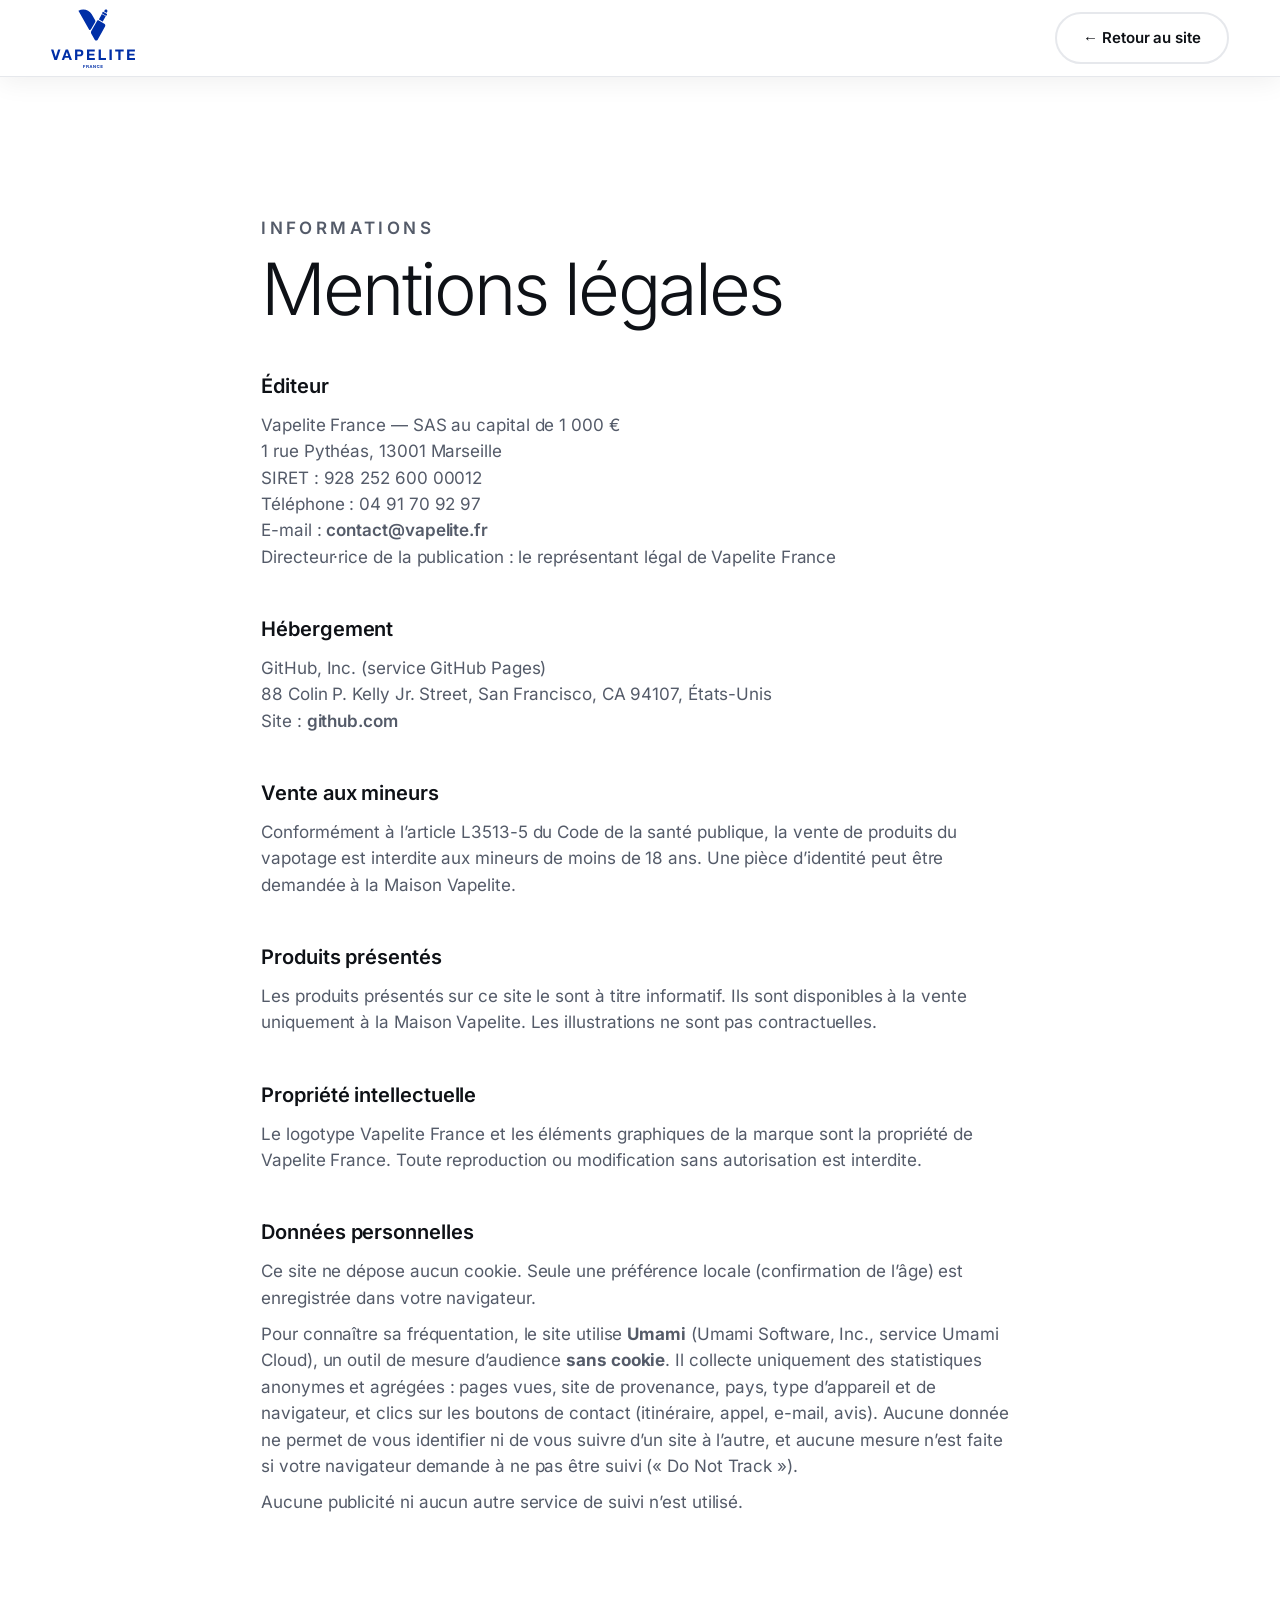
<file: mentions-legales.html>
<!doctype html>
<html lang="fr">
<head>
  <meta charset="utf-8">
  <meta name="viewport" content="width=device-width, initial-scale=1">
  <title>Mentions légales — Vapelite France</title>
  <link rel="canonical" href="https://vapelite.fr/mentions-legales.html">
  <meta name="robots" content="noindex">
  <meta name="theme-color" content="#002fa7">
  <link rel="icon" href="favicon.ico" sizes="48x48">
  <link rel="icon" href="assets/favicon-48.png" type="image/png" sizes="48x48">
  <link rel="icon" href="assets/favicon-192.png" type="image/png" sizes="192x192">
  <link rel="icon" href="assets/favicon.svg" type="image/svg+xml">
  <link rel="apple-touch-icon" href="assets/apple-touch-icon.png">
  <link rel="preload" href="assets/fonts/inter-latin-wght-normal.woff2" as="font" type="font/woff2" crossorigin>
  <link rel="stylesheet" href="styles.css">
  <!-- Mesure d'audience Umami : sans cookie, statistiques anonymes, comptées uniquement sur vapelite.fr -->
  <script defer src="https://cloud.umami.is/script.js" data-website-id="ac777a32-f0f9-444d-b4b9-5c043151ec54" data-domains="vapelite.fr" data-do-not-track="true"></script>
</head>
<body>
  <header class="header is-scrolled">
    <div class="header__inner">
      <a class="header__logo" href="index.html" aria-label="Vapelite France — accueil">
        <img src="assets/logo-vapelite-klein.svg" alt="Vapelite France" width="248" height="175">
      </a>
      <a class="btn btn--outline" href="index.html">← Retour au site</a>
    </div>
  </header>

  <main class="section legal">
    <p class="eyebrow">Informations</p>
    <h1>Mentions légales</h1>

    <h2>Éditeur</h2>
    <p>Vapelite France — SAS au capital de 1&nbsp;000&nbsp;€<br>1 rue Pythéas, 13001 Marseille<br>SIRET : 928&nbsp;252&nbsp;600&nbsp;00012<br>Téléphone : 04 91 70 92 97<br>E-mail : <a class="link" href="mailto:contact@vapelite.fr">contact@vapelite.fr</a><br>Directeur·rice de la publication : le représentant légal de Vapelite France</p>

    <h2>Hébergement</h2>
    <p>GitHub, Inc. (service GitHub Pages)<br>88 Colin P. Kelly Jr. Street, San Francisco, CA 94107, États-Unis<br>Site : <a class="link" href="https://github.com" target="_blank" rel="noopener">github.com</a></p>

    <h2>Vente aux mineurs</h2>
    <p>Conformément à l’article L3513-5 du Code de la santé publique, la vente de produits du vapotage est interdite aux mineurs de moins de 18&nbsp;ans. Une pièce d’identité peut être demandée à la Maison Vapelite.</p>

    <h2>Produits présentés</h2>
    <p>Les produits présentés sur ce site le sont à titre informatif. Ils sont disponibles à la vente uniquement à la Maison Vapelite. Les illustrations ne sont pas contractuelles.</p>

    <h2>Propriété intellectuelle</h2>
    <p>Le logotype Vapelite France et les éléments graphiques de la marque sont la propriété de Vapelite France. Toute reproduction ou modification sans autorisation est interdite.</p>

    <h2>Données personnelles</h2>
    <p>Ce site ne dépose aucun cookie. Seule une préférence locale (confirmation de l’âge) est enregistrée dans votre navigateur.</p>
    <p>Pour connaître sa fréquentation, le site utilise <strong>Umami</strong> (Umami Software, Inc., service Umami Cloud), un outil de mesure d’audience <strong>sans cookie</strong>. Il collecte uniquement des statistiques anonymes et agrégées : pages vues, site de provenance, pays, type d’appareil et de navigateur, et clics sur les boutons de contact (itinéraire, appel, e-mail, avis). Aucune donnée ne permet de vous identifier ni de vous suivre d’un site à l’autre, et aucune mesure n’est faite si votre navigateur demande à ne pas être suivi («&nbsp;Do Not Track&nbsp;»).</p>
    <p>Aucune publicité ni aucun autre service de suivi n’est utilisé.</p>
  </main>
</body>
</html>
</file>
<file: styles.css>
/* ==========================================================================
   Vapelite France — Vieux-Port, Marseille
   Vitrine produits animée. Bannière bleu Klein (couleur de la boutique),
   reste du site en blanc / gris clair / noir pour laisser la place aux produits.
   Logo issu de la charte graphique ; typographie épurée façon Apple.
   ========================================================================== */

/* Police auto-hébergée (SIL Open Font License) : Inter, proche de la police d'Apple
   (SF Pro est utilisée directement sur iPhone / Mac). Titres en graisse fine, texte en graisse normale. */
@font-face {
  font-family: "Inter";
  src: url("assets/fonts/inter-latin-wght-normal.woff2") format("woff2-variations"),
       url("assets/fonts/inter-latin-wght-normal.woff2") format("woff2");
  font-weight: 100 900;
  font-style: normal;
  font-display: swap;
}

:root {
  /* Couleurs */
  --klein: #002fa7;         /* bleu Klein — bannière et actions */
  --klein-deep: #001f73;
  --brand: #2c5794;         /* bleu de référence de la charte (logo) */
  --ink: #0e1116;           /* texte principal */
  --ink-soft: #545b69;      /* texte secondaire */
  --line: #e6e8ec;
  --surface: #f4f5f7;
  --white: #ffffff;
  --night: #0b0d12;         /* sections sombres */

  --font: -apple-system, BlinkMacSystemFont, "Inter", "Helvetica Neue", "Segoe UI", Roboto, sans-serif;
  --font-display: -apple-system, BlinkMacSystemFont, "Inter", "Helvetica Neue", "Segoe UI", Roboto, sans-serif;

  --gutter: clamp(16px, 4vw, 56px);
  --max: 1320px;
  --header-h: 76px;
  --radius: 24px;
  --ease: cubic-bezier(0.2, 0.7, 0.2, 1);
}

/* --------------------------------------------------------------------------
   Base
   -------------------------------------------------------------------------- */

*,
*::before,
*::after { box-sizing: border-box; }

html {
  scroll-behavior: smooth;
  scroll-padding-top: var(--header-h);
  -webkit-text-size-adjust: 100%;
}

body {
  margin: 0;
  background: var(--white);
  color: var(--ink);
  font-family: var(--font);
  font-size: 16px;
  line-height: 1.55;
  letter-spacing: -0.005em;
  -webkit-font-smoothing: antialiased;
  font-optical-sizing: auto;
  overflow-x: hidden;
}
body.is-locked { overflow: hidden; }

h1, h2, h3, p, ul, ol, dl, dd { margin: 0; padding: 0; }
ul, ol { list-style: none; }
a { color: inherit; }
img { display: block; max-width: 100%; height: auto; }
button { font: inherit; color: inherit; }

::selection { background: var(--klein); color: var(--white); }
:focus-visible { outline: 3px solid #5ac8fa; outline-offset: 3px; }

.skip-link {
  position: absolute;
  left: -9999px;
  top: 12px;
  z-index: 100;
  padding: 10px 16px;
  border-radius: 999px;
  background: var(--ink);
  color: var(--white);
}
.skip-link:focus { left: 12px; }

/* Sprite SVG : masqué sans display:none pour que les dégradés restent utilisables */
.sprite {
  position: absolute;
  width: 0;
  height: 0;
  overflow: hidden;
}

.device {
  display: block;
  width: auto;
  overflow: visible;
}

/* --------------------------------------------------------------------------
   Boutons, liens, titres
   -------------------------------------------------------------------------- */

.btn {
  display: inline-flex;
  align-items: center;
  justify-content: center;
  gap: 8px;
  min-height: 48px;
  padding: 12px 26px;
  border: 2px solid transparent;
  border-radius: 999px;
  font-weight: 600;
  font-size: 15px;
  text-decoration: none;
  cursor: pointer;
  transition: transform 0.25s var(--ease), background-color 0.2s ease, color 0.2s ease, border-color 0.2s ease;
}
.btn:hover { transform: translateY(-2px); }
.btn:active { transform: translateY(0); }

.btn--klein { background: var(--klein); color: var(--white); }
.btn--klein:hover { background: var(--klein-deep); }
.btn--white { background: var(--white); color: var(--klein); }
.btn--white:hover { background: #e8eeff; }
.btn--ghost-white { border-color: rgba(255, 255, 255, 0.55); color: var(--white); }
.btn--ghost-white:hover { border-color: var(--white); background: rgba(255, 255, 255, 0.1); }
.btn--outline { border-color: var(--line); color: var(--ink); background: var(--white); }
.btn--waze { background: #33ccff; color: #0e1116; }
.btn--waze:hover { background: #1fb8ec; }
.btn--outline:hover { border-color: var(--ink); }

.link {
  font-weight: 600;
  text-decoration: underline 2px transparent;
  text-underline-offset: 4px;
  transition: text-decoration-color 0.2s ease, color 0.2s ease;
}
.link:hover { text-decoration-color: currentColor; color: var(--klein); }

.eyebrow {
  margin-bottom: 10px;
  color: var(--klein);
  font-size: 13px;
  font-weight: 600;
  letter-spacing: 0.2em;
  text-transform: uppercase;
}
.eyebrow--light { color: #8fb0ff; }

.section {
  max-width: var(--max);
  margin: 0 auto;
  padding: clamp(72px, 10vw, 128px) var(--gutter);
}
.section__head {
  display: flex;
  flex-wrap: wrap;
  align-items: flex-end;
  justify-content: space-between;
  gap: 24px 48px;
  margin-bottom: clamp(32px, 5vw, 56px);
}
.section__title {
  font-family: var(--font-display);
  font-size: clamp(36px, 5.6vw, 72px);
  font-weight: 300;
  line-height: 1.04;
  letter-spacing: -0.04em;
}
.section__title--light { color: var(--white); }
.section__lead {
  max-width: 46ch;
  color: var(--ink-soft);
  font-size: clamp(16px, 1.5vw, 19px);
}
.muted { color: var(--ink-soft); }
.nowrap { white-space: nowrap; }

/* --------------------------------------------------------------------------
   En-tête
   -------------------------------------------------------------------------- */

.header {
  position: sticky;
  top: 0;
  z-index: 50;
  background: rgba(255, 255, 255, 0.92);
  -webkit-backdrop-filter: saturate(180%) blur(14px);
  backdrop-filter: saturate(180%) blur(14px);
  border-bottom: 1px solid transparent;
  transition: border-color 0.3s ease, box-shadow 0.3s ease;
}
.header.is-scrolled {
  border-bottom-color: var(--line);
  box-shadow: 0 6px 24px rgba(14, 17, 22, 0.06);
}
.header__inner {
  display: flex;
  align-items: center;
  justify-content: space-between;
  gap: 24px;
  max-width: var(--max);
  height: var(--header-h);
  margin: 0 auto;
  padding: 0 var(--gutter);
}
/* Logo en haut à gauche, largeur ≥ 20 mm (charte) */
.header__logo { flex: none; width: 84px; }

.nav {
  display: flex;
  align-items: center;
  gap: 32px;
}
.nav__list {
  display: flex;
  gap: 28px;
}
.nav__list a {
  position: relative;
  padding: 6px 0;
  font-weight: 600;
  text-decoration: none;
}
.nav__list a::after {
  content: "";
  position: absolute;
  left: 0;
  right: 0;
  bottom: 0;
  height: 2px;
  border-radius: 2px;
  background: var(--klein);
  transform: scaleX(0);
  transform-origin: left;
  transition: transform 0.3s var(--ease);
}
.nav__list a:hover::after { transform: scaleX(1); }
.nav__cta { min-height: 42px; padding: 8px 20px; }

.burger {
  display: none;
  width: 46px;
  height: 46px;
  border: 0;
  border-radius: 999px;
  background: var(--klein);
  color: var(--white);
  cursor: pointer;
  place-content: center;
  gap: 4px;
}
.burger span {
  display: block;
  width: 20px;
  height: 2px;
  border-radius: 2px;
  background: currentColor;
  transition: transform 0.3s ease, opacity 0.2s ease;
}
.burger[aria-expanded="true"] span:nth-child(1) { transform: translateY(6px) rotate(45deg); }
.burger[aria-expanded="true"] span:nth-child(2) { opacity: 0; }
.burger[aria-expanded="true"] span:nth-child(3) { transform: translateY(-6px) rotate(-45deg); }

/* --------------------------------------------------------------------------
   Bannière bleu Klein (slider)
   -------------------------------------------------------------------------- */

.hero {
  position: relative;
  overflow: hidden;
  min-height: min(calc(100svh - var(--header-h)), 880px);
  background:
    radial-gradient(90% 70% at 72% 45%, #1446d6 0%, rgba(20, 70, 214, 0) 60%),
    var(--klein);
  color: var(--white);
  isolation: isolate;
}

.hero__bg {
  position: absolute;
  inset: 0;
  z-index: -1;
  pointer-events: none;
  background-image: url("data:image/svg+xml,%3Csvg xmlns='http://www.w3.org/2000/svg' width='22' height='22'%3E%3Cpath d='M9 7l-2 7' stroke='%23ffffff' stroke-opacity='.09' stroke-width='1.6' stroke-linecap='round'/%3E%3C/svg%3E");
  background-size: 22px 22px;
}
.hero__rings {
  position: absolute;
  top: 50%;
  left: 72%;
  width: 0;
  height: 0;
}
.hero__rings span {
  position: absolute;
  left: 50%;
  top: 50%;
  border: 1px solid rgba(255, 255, 255, 0.14);
  border-radius: 50%;
  transform: translate(-50%, -50%);
  animation: ring 9s ease-in-out infinite;
}
.hero__rings span:nth-child(1) { width: 360px; height: 360px; }
.hero__rings span:nth-child(2) { width: 560px; height: 560px; animation-delay: -3s; }
.hero__rings span:nth-child(3) { width: 780px; height: 780px; animation-delay: -6s; }
@keyframes ring {
  0%, 100% { transform: translate(-50%, -50%) scale(1); opacity: 1; }
  50% { transform: translate(-50%, -50%) scale(1.06); opacity: 0.5; }
}
.hero__word {
  position: absolute;
  left: -0.04em;
  bottom: -0.2em;
  font-size: clamp(90px, 19vw, 300px);
  font-family: var(--font-display);
  font-weight: 200;
  line-height: 1;
  letter-spacing: -0.02em;
  text-transform: uppercase;
  white-space: nowrap;
  color: transparent;
  -webkit-text-stroke: 1.5px rgba(255, 255, 255, 0.13);
}

.slides {
  position: relative;
  max-width: var(--max);
  min-height: inherit;
  margin: 0 auto;
}
.slide {
  position: absolute;
  inset: 0;
  display: grid;
  grid-template-columns: minmax(0, 1fr) minmax(0, 1fr);
  align-items: center;
  gap: 24px;
  padding: 48px var(--gutter) 88px;
  visibility: hidden;
}
.slide.is-active { position: relative; visibility: visible; min-height: inherit; }

.slide__text > * {
  opacity: 0;
  transform: translateY(28px);
  transition: opacity 0.6s ease, transform 0.8s var(--ease);
}
.slide.is-active .slide__text > * { opacity: 1; transform: none; }
.slide.is-active .slide__text > :nth-child(2) { transition-delay: 0.08s; }
.slide.is-active .slide__text > :nth-child(3) { transition-delay: 0.16s; }
.slide.is-active .slide__text > :nth-child(4) { transition-delay: 0.24s; }

.kicker {
  display: inline-block;
  margin-bottom: 20px;
  padding: 6px 14px;
  border: 1px solid rgba(255, 255, 255, 0.35);
  border-radius: 999px;
  font-size: 13px;
  font-weight: 600;
  letter-spacing: 0.02em;
}
.slide__title {
  font-size: clamp(42px, 6.4vw, 88px);
  font-family: var(--font-display);
  font-weight: 300;
  line-height: 1;
  letter-spacing: -0.045em;
}
.slide__lead {
  max-width: 34ch;
  margin-top: 22px;
  color: rgba(255, 255, 255, 0.82);
  font-size: clamp(16px, 1.5vw, 19px);
}
.slide__actions {
  display: flex;
  flex-wrap: wrap;
  gap: 12px;
  margin-top: 32px;
}

/* Étapes « Bien choisir » : un message à la fois, les barres indiquent la progression */
.hero-steps { max-width: 460px; margin-top: 28px; }
.hero-steps__bars {
  display: grid;
  grid-template-columns: repeat(4, minmax(0, 1fr));
  gap: 8px;
}
.hero-steps__bars span {
  position: relative;
  height: 3px;
  border-radius: 3px;
  background: rgba(255, 255, 255, 0.25);
  overflow: hidden;
}
.hero-steps__bars span::after {
  content: "";
  position: absolute;
  inset: 0;
  background: var(--white);
  transform: scaleX(0);
  transform-origin: left;
}
.hero-steps__bars span.is-done::after { transform: scaleX(1); }
.hero-steps__bars span.is-active::after { animation: step-fill var(--step-ms, 3000ms) linear forwards; }
@keyframes step-fill { from { transform: scaleX(0); } to { transform: scaleX(1); } }
.hero-steps__list { display: grid; margin-top: 16px; }
.hero-steps__list li {
  grid-area: 1 / 1;
  color: var(--white);
  font-size: clamp(19px, 1.6vw, 22px);
  font-weight: 500;
  line-height: 1.3;
  letter-spacing: -0.01em;
}
/* Animation : le message entre par le bas, sort par le haut, puis laisse place au suivant */
.js .hero-steps__list li {
  opacity: 0;
  transform: translateY(16px);
  transition: opacity 0.45s ease, transform 0.6s var(--ease);
}
.js .hero-steps__list li.is-done { transform: translateY(-16px); }
.js .hero-steps__list li.is-active { opacity: 1; transform: none; transition-delay: 0.25s; }
.hero-steps.is-static .hero-steps__list li { grid-area: auto; opacity: 1; transform: none; margin-top: 10px; }

/* Étiquette posée sur la photo de la Pixo Max, avec un cœur qui bat */
.hero-tag {
  position: absolute;
  right: var(--gutter);
  bottom: 96px;
  z-index: 1;
  display: flex;
  align-items: center;
  gap: 12px;
  padding: 12px 22px 12px 16px;
  border-radius: 999px;
  background: rgba(255, 255, 255, 0.86);
  -webkit-backdrop-filter: blur(10px);
  backdrop-filter: blur(10px);
  box-shadow: 0 16px 40px rgba(0, 20, 80, 0.25);
  color: var(--ink);
  text-decoration: none;
  opacity: 0;
  transform: translateY(20px);
  transition: opacity 0.7s ease 0.4s, transform 0.9s var(--ease) 0.4s, background 0.3s ease;
}
.slide.is-active .hero-tag { opacity: 1; transform: none; }
.hero-tag:hover { background: var(--white); }
.hero-tag svg { flex: none; color: #d6336c; }
.hero-tag strong { font-size: 18px; font-weight: 600; letter-spacing: -0.01em; }

/* Diapositive photo (plein cadre derrière le texte) */
.slide__media {
  position: absolute;
  top: 0;
  bottom: 0;
  left: 50%;
  width: 100vw;
  transform: translateX(-50%);
  z-index: 0;
  overflow: hidden;
  background: #0b0709;
  opacity: 0;
  transition: opacity 0.8s ease;
}
.slide.is-active .slide__media { opacity: 1; }
.slide__media::after {
  content: "";
  position: absolute;
  inset: 0;
  background:
    linear-gradient(90deg, rgba(8, 5, 8, 0.85) 0%, rgba(8, 5, 8, 0.55) 38%, rgba(8, 5, 8, 0) 68%),
    linear-gradient(0deg, rgba(8, 5, 8, 0.55) 0%, rgba(8, 5, 8, 0) 32%);
}
.slide--photo .slide__text { position: relative; z-index: 1; }
.slide--photo { grid-template-columns: minmax(0, 620px); }

/* Diapositive photo : Pixo Max White Glow, photo calée à droite sur un fond assorti */
.slide__media--glow {
  background: linear-gradient(135deg, #9eb2ea 0%, #b7b9ec 45%, #8ccdf3 100%);
}
.slide__media--glow picture {
  position: absolute;
  inset: 0;
}
.slide__media--glow img {
  position: absolute;
  top: 0;
  right: 0;
  height: 100%;
  width: auto;
  max-width: none;
  -webkit-mask-image: linear-gradient(90deg, transparent 0%, #000 22%);
  mask-image: linear-gradient(90deg, transparent 0%, #000 22%);
  transform: scale(1.02);
  transform-origin: 60% 50%;
  transition: transform 7s ease-out;
}
.slide.is-active .slide__media--glow img { transform: scale(1.1); }
.slide__media--glow::after {
  background: linear-gradient(90deg, rgba(0, 31, 125, 0.82) 0%, rgba(0, 31, 125, 0.55) 34%, rgba(0, 31, 125, 0) 60%);
}
.slide__title em { font-style: normal; font-weight: 200; }
.slide--photo .slide__title { font-size: clamp(40px, 4.4vw, 64px); }

/* --------------------------------------------------------------------------
   Ruban défilant et atouts
   -------------------------------------------------------------------------- */

.marquee {
  overflow: hidden;
  padding: 22px 0;
  border-bottom: 1px solid var(--line);
  background: var(--white);
  -webkit-mask-image: linear-gradient(90deg, transparent, #000 8%, #000 92%, transparent);
  mask-image: linear-gradient(90deg, transparent, #000 8%, #000 92%, transparent);
}
.marquee__track {
  display: flex;
  align-items: center;
  width: max-content;
  margin: 0;
  padding: 0;
  animation: marquee 55s linear infinite;
}
.marquee:hover .marquee__track { animation-play-state: paused; }
/* Nom de marque (en attendant le logo) ou logo en image */
.partner {
  flex: none;
  display: flex;
  align-items: center;
  height: 36px;
  margin-right: clamp(40px, 5vw, 72px);
  color: #9097a3;
  font-size: clamp(15px, 1.4vw, 19px);
  font-weight: 700;
  letter-spacing: 0.16em;
  text-transform: uppercase;
  white-space: nowrap;
  transition: color 0.3s ease;
}
.partner:hover { color: var(--ink); }
.partner img {
  height: 32px;
  width: auto;
  filter: grayscale(1);
  opacity: 0.65;
  transition: filter 0.3s ease, opacity 0.3s ease;
}
.partner:hover img { filter: none; opacity: 1; }
@keyframes marquee { to { transform: translateX(-50%); } }

.perks {
  max-width: var(--max);
  margin: 0 auto;
  padding: 36px var(--gutter);
}
.perks__list {
  display: grid;
  grid-template-columns: repeat(4, minmax(0, 1fr));
  gap: 24px;
}
.perk {
  display: flex;
  align-items: center;
  gap: 14px;
  font-size: 14px;
  color: var(--ink-soft);
}
.perk svg {
  flex: none;
  width: 44px;
  height: 44px;
  padding: 10px;
  border-radius: 14px;
  background: #eef2ff;
  color: var(--klein);
}
.perk strong { display: block; color: var(--ink); font-size: 15px; }

/* Cœur qui bat (bannière et carte Pixo Max) : double battement puis pause */
.heartbeat { transform-origin: 50% 55%; animation: heartbeat 1.4s ease-in-out infinite; }
@keyframes heartbeat {
  0%, 60%, 100% { transform: scale(1); }
  12% { transform: scale(1.28); }
  24% { transform: scale(1); }
  36% { transform: scale(1.2); }
}

/* --------------------------------------------------------------------------
   Gamme
   -------------------------------------------------------------------------- */

.products { padding-top: clamp(48px, 7vw, 88px); }

.filters { display: flex; flex-wrap: wrap; gap: 8px; }
.chip {
  min-height: 42px;
  padding: 8px 18px;
  border: 1.5px solid var(--line);
  border-radius: 999px;
  background: var(--white);
  font-weight: 600;
  font-size: 14px;
  cursor: pointer;
  transition: background-color 0.2s ease, color 0.2s ease, border-color 0.2s ease;
}
.chip:hover { border-color: var(--ink); }
.chip.is-active { background: var(--ink); border-color: var(--ink); color: var(--white); }

.grid {
  display: grid;
  grid-template-columns: repeat(4, minmax(0, 1fr));
  gap: 20px;
}
.card {
  position: relative;
  display: flex;
  flex-direction: column;
  border-radius: var(--radius);
  background: var(--surface);
  overflow: hidden;
  transition: transform 0.4s var(--ease), box-shadow 0.4s var(--ease);
}
.card:hover {
  transform: translateY(-6px);
  box-shadow: 0 24px 48px rgba(14, 17, 22, 0.1);
}
.card[hidden] { display: none; }
.card.is-entering { animation: card-in 0.5s var(--ease) both; }
@keyframes card-in { from { opacity: 0; transform: translateY(20px) scale(0.97); } }

.badge {
  position: absolute;
  top: 14px;
  left: 14px;
  z-index: 1;
  padding: 5px 12px;
  border-radius: 999px;
  background: var(--white);
  font-size: 12px;
  font-weight: 600;
}
.badge--new { background: var(--klein); color: var(--white); }
.badge--heart { background: #ffe3ee; color: #c2255c; }
.badge.badge--icon { display: grid; place-items: center; width: 32px; height: 32px; padding: 0; border-radius: 50%; }
.badge--icon .heartbeat { color: #d6336c; }

.card__visual {
  position: relative;
  display: grid;
  place-items: center;
  height: 300px;
  background: var(--tint, var(--surface));
  transition: background-color 0.4s ease;
}
.card__visual::before {
  content: "";
  position: absolute;
  width: 190px;
  height: 190px;
  border-radius: 50%;
  background: rgba(255, 255, 255, 0.7);
  transition: transform 0.6s var(--ease);
}
.card:hover .card__visual::before { transform: scale(1.12); }
.card__visual .device {
  position: relative;
  height: 230px;
  filter: drop-shadow(0 18px 20px rgba(14, 17, 22, 0.18));
  transition: transform 0.6s var(--ease);
}
.card:hover .card__visual .device { transform: translateY(-10px) rotate(-5deg) scale(1.04); }

.card__body {
  display: flex;
  flex-direction: column;
  flex: 1;
  padding: 18px 20px 22px;
  background: var(--white);
  border: 1px solid var(--line);
  border-top: 0;
  border-radius: 0 0 var(--radius) var(--radius);
}
.card__cat {
  color: var(--klein);
  font-size: 12px;
  font-weight: 600;
  letter-spacing: 0.16em;
  text-transform: uppercase;
}
.card__name {
  margin-top: 2px;
  font-size: 21px;
  font-weight: 600;
  letter-spacing: -0.02em;
}
.card__desc {
  margin-top: 6px;
  color: var(--ink-soft);
  font-size: 14px;
  line-height: 1.45;
}
.specs {
  display: grid;
  gap: 4px;
  margin-top: 10px;
  color: var(--ink-soft);
  font-size: 14px;
}
.specs li {
  position: relative;
  padding-left: 16px;
}
.specs li::before {
  content: "";
  position: absolute;
  left: 0;
  top: 0.62em;
  width: 7px;
  height: 7px;
  border-radius: 50%;
  background: var(--klein);
}
.card__visual .device--real {
  position: relative;
  width: auto;
  height: 232px;
  filter: drop-shadow(0 18px 20px rgba(14, 17, 22, 0.2));
  transition: transform 0.6s var(--ease), opacity 0.25s ease;
}
.card:hover .card__visual .device--real { transform: translateY(-10px) rotate(-4deg) scale(1.04); }
.card__visual .device--real.is-swapping { opacity: 0; }
.card__visual .device--kiwi { height: 236px; margin-top: 22px; }
.card__visual .device--box { height: 236px; margin-top: 14px; }
.card__visual .device--dojo { height: 228px; }
.swatches { flex-wrap: wrap; }
.card__visual--photo { padding: 0; }
.card__visual--photo::before { display: none; }
.card .card__visual--photo img {
  position: absolute;
  inset: 0;
  width: 100%;
  height: 100%;
  object-fit: cover;
  filter: none;
  transition: transform 0.8s var(--ease);
}
.card:hover .card__visual.card__visual--photo img { transform: scale(1.04); }
.card__colors {
  margin-top: 12px;
  color: var(--ink-soft);
  font-size: 13px;
}
.card__visual .device--cartridges { height: auto; width: 78%; }
.card__visual img { position: relative; height: 240px; width: auto; object-fit: contain; filter: drop-shadow(0 18px 20px rgba(14, 17, 22, 0.18)); transition: transform 0.6s var(--ease); }
.card:hover .card__visual img { transform: translateY(-10px) rotate(-4deg) scale(1.04); }

.swatches { display: flex; gap: 8px; margin-top: auto; padding-top: 16px; }
.swatches button {
  width: 26px;
  height: 26px;
  padding: 0;
  border: 2px solid var(--white);
  border-radius: 50%;
  background: var(--c);
  box-shadow: 0 0 0 1px var(--line);
  cursor: pointer;
  transition: box-shadow 0.2s ease, transform 0.2s ease;
}
/* Zone tactile agrandie à 28 px sur téléphone (32 px sur ordinateur) sans changer l'aspect des pastilles */
.swatches button { position: relative; }
.swatches button::after { content: ""; position: absolute; inset: -5px; border-radius: 50%; }
.swatches button:hover { transform: scale(1.12); }
.swatches button { background: var(--c); }
.swatches button[aria-checked="true"] { box-shadow: 0 0 0 2px var(--ink); }

/* Types de cigarettes électroniques */
a.chip { display: inline-flex; align-items: center; text-decoration: none; color: var(--ink); }
a.chip:hover { background: var(--ink); color: var(--white); }
.types {
  display: grid;
  grid-template-columns: repeat(3, minmax(0, 1fr));
  gap: 20px;
  padding: 0;
  list-style: none;
}
.type { scroll-margin-top: calc(var(--header-h) + 20px); }
/* Fond bleu Klein autour du rond blanc, comme l'encart puff rechargeable */
.type .card__visual:not(.card__visual--photo):not(.card__visual--soon) {
  background: radial-gradient(80% 80% at 50% 40%, #1446d6, #001f73);
}
.type .card__visual:not(.card__visual--photo)::before { background: rgba(255, 255, 255, 0.92); }
.type--wide {
  grid-column: span 2;
  display: grid;
  grid-template-columns: minmax(0, 1fr) minmax(0, 1fr);
}
.type--wide .card__visual { height: 100%; min-height: 560px; background: #0d0806; }
.type--wide .badge { top: auto; bottom: 14px; z-index: 1; }
.type--wide .card__visual--photo img { object-fit: cover; }
.type--wide .card__body { justify-content: center; }
.type--wide .card__body {
  border-top: 1px solid var(--line);
  border-left: 0;
  border-radius: 0 var(--radius) var(--radius) 0;
}
.type__label {
  align-self: flex-start;
  margin-bottom: 10px;
  padding: 4px 12px;
  border-radius: 999px;
  background: var(--klein);
  color: var(--white);
  font-size: 12px;
  font-weight: 600;
  letter-spacing: 0.08em;
  text-transform: uppercase;
}
.type__desc {
  margin-bottom: 16px;
  padding-bottom: 16px;
  border-bottom: 1px solid var(--line);
  color: var(--ink);
  font-size: 15px;
  line-height: 1.5;
}
.type__duo {
  display: grid;
  grid-template-columns: 1fr 1fr;
  gap: 16px;
  margin-top: 8px;
}
.type__model { margin-top: 4px; font-weight: 600; }
.type__duo .specs { margin-top: 6px; }
.type__brands { margin-top: 10px; }
.type__brands-title { margin-top: 18px; }
.card__visual--soon {
  display: flex;
  flex-direction: column;
  align-items: center;
  justify-content: center;
  gap: 6px;
  background: radial-gradient(80% 80% at 50% 40%, #1f2430, #0b0d12);
  color: var(--white);
  text-align: center;
}
.card__visual--soon::before { display: none; }
.card__visual--soon-alt { background: radial-gradient(80% 80% at 50% 40%, #1446d6, #001f73); }
.soon__brand {
  color: rgba(255, 255, 255, 0.6);
  font-size: 12px;
  font-weight: 600;
  letter-spacing: 0.2em;
  text-transform: uppercase;
}
.soon__name {
  font-size: 34px;
  font-weight: 200;
  letter-spacing: -0.03em;
}
@media (max-width: 1100px) {
  .types { grid-template-columns: repeat(2, minmax(0, 1fr)); }
  .type--wide { grid-column: span 2; }
}
@media (max-width: 700px) {
  .types { grid-template-columns: 1fr; gap: 16px; }
  .type--wide { grid-column: auto; display: flex; }
  .type--wide .card__visual { height: auto; min-height: 0; aspect-ratio: 2 / 3; }
  .type--wide .card__body { border-top: 0; border-left: 1px solid var(--line); border-radius: 0 0 var(--radius) var(--radius); }
  .type__duo { grid-template-columns: 1fr 1fr; gap: 10px; }
}

.products__note {
  margin-top: 28px;
  color: var(--ink-soft);
  font-size: 14px;
}

/* --------------------------------------------------------------------------
   La collection d'e-liquides Vapelite (vrais rendus des flacons)
   -------------------------------------------------------------------------- */

.collection {
  background: #f6f3ee;
  padding-bottom: clamp(64px, 9vw, 112px);
}
.collection__inner { padding-bottom: 28px; }
.collection__stats {
  display: flex;
  flex-wrap: wrap;
  gap: 12px 48px;
  margin: -8px 0 32px;
  padding: 0;
  list-style: none;
}
.collection__stats li {
  display: flex;
  align-items: baseline;
  gap: 12px;
}
.collection__stats strong {
  font-family: var(--font-display);
  font-size: clamp(44px, 5vw, 64px);
  font-weight: 200;
  letter-spacing: -0.04em;
  line-height: 1;
  color: var(--klein);
}
.collection__stats sup { font-size: 0.6em; font-family: var(--font); font-weight: 600; vertical-align: 0.5em; margin-left: 2px; }
.collection__stats span {
  max-width: 16ch;
  color: var(--ink-soft);
  font-size: 15px;
  line-height: 1.3;
}
.products__lead { margin-top: 14px; }
.products__stats { margin: 22px 0 0; }
.products__stats span { max-width: 22ch; }
.brands__count {
  margin: -8px 0 16px;
  color: var(--klein);
  font-size: 14px;
  font-weight: 600;
}
.collection__bar {
  display: flex;
  flex-wrap: wrap;
  align-items: center;
  justify-content: space-between;
  gap: 16px;
}
.collection__arrows { display: flex; gap: 10px; }
.round-btn {
  display: grid;
  place-items: center;
  width: 46px;
  height: 46px;
  border: 1.5px solid var(--line);
  border-radius: 999px;
  background: var(--white);
  color: var(--ink);
  cursor: pointer;
  transition: border-color 0.2s ease, background-color 0.2s ease, color 0.2s ease;
}
.round-btn:hover { border-color: var(--ink); }
.round-btn:disabled { opacity: 0.35; cursor: default; }

.flavors {
  --edge: max(var(--gutter), calc((100vw - var(--max)) / 2 + var(--gutter)));
  display: grid;
  grid-auto-flow: column;
  grid-auto-columns: clamp(210px, 21vw, 260px);
  gap: 20px;
  padding: 8px var(--edge) 12px;
  overflow-x: auto;
  scroll-snap-type: x mandatory;
  scroll-padding-inline: var(--edge);
  scrollbar-width: none;
  -webkit-overflow-scrolling: touch;
}
.flavors::-webkit-scrollbar { display: none; }

.flavor {
  scroll-snap-align: start;
}
.flavor[hidden] { display: none; }
.flavor.is-entering { animation: card-in 0.5s var(--ease) both; }
.flavor__visual {
  position: relative;
  display: grid;
  place-items: center;
  height: 380px;
  border-radius: var(--radius);
  background:
    radial-gradient(60% 45% at 50% 55%, rgba(255, 255, 255, 0.85), rgba(255, 255, 255, 0) 70%),
    var(--tint);
  overflow: hidden;
  transition: box-shadow 0.4s var(--ease);
}
.flavor__visual::after {
  content: "";
  position: absolute;
  left: 0;
  right: 0;
  bottom: 0;
  height: 5px;
  background: var(--c);
  opacity: 0.85;
}
.flavor__img {
  position: relative;
  width: auto;
  height: 320px;
  transition: transform 0.6s var(--ease);
}
.flavor:hover .flavor__visual { box-shadow: 0 24px 48px rgba(14, 17, 22, 0.1); }
.flavor:hover .flavor__img { transform: translateY(-10px) rotate(-3deg) scale(1.03); }
.flavor__fam {
  margin-top: 16px;
  color: var(--c);
  font-size: 12px;
  font-weight: 600;
  letter-spacing: 0.16em;
  text-transform: uppercase;
  filter: saturate(1.2) brightness(0.85);
}
.flavor__name {
  margin-top: 4px;
  font-family: var(--font-display);
  font-size: 26px;
  font-weight: 500;
  letter-spacing: -0.02em;
  line-height: 1.15;
}
.flavor__notes {
  margin-top: 4px;
  color: var(--ink-soft);
  font-size: 15px;
}

@media (max-width: 560px) {
  .flavors { grid-auto-columns: 64vw; gap: 14px; }
  .flavor__visual { height: 300px; }
  .flavor__img { height: 250px; }
  .flavor__name { font-size: 22px; }
  .collection__arrows { display: none; }
}

/* --------------------------------------------------------------------------
   Marques partenaires
   -------------------------------------------------------------------------- */

.brands__grid {
  display: grid;
  grid-template-columns: repeat(3, minmax(0, 1fr));
  gap: 20px;
}
.brands__col {
  padding: 28px;
  border: 1px solid var(--line);
  border-radius: var(--radius);
  background: var(--white);
}
.brands__col h3 {
  margin-bottom: 18px;
  font-family: var(--font-display);
  font-size: 26px;
  font-weight: 400;
  letter-spacing: -0.02em;
}
.brands__list {
  display: flex;
  flex-wrap: wrap;
  gap: 8px;
}
.brands__list li {
  padding: 6px 14px;
  border: 1px solid var(--line);
  border-radius: 999px;
  color: var(--ink-soft);
  font-size: 14px;
}
.brands__list--main li {
  border-color: transparent;
  background: var(--surface);
  color: var(--ink);
  font-weight: 600;
}
.brands__also {
  margin: 20px 0 10px;
  color: var(--ink-soft);
  font-size: 12px;
  font-weight: 600;
  letter-spacing: 0.16em;
  text-transform: uppercase;
}
@media (max-width: 900px) {
  .brands__grid { grid-template-columns: 1fr; }
}

/* --------------------------------------------------------------------------
   Intérieur de la boutique (photo plein cadre)
   -------------------------------------------------------------------------- */

.inside {
  --z: 0;
  position: relative;
  display: flex;
  align-items: flex-end;
  min-height: min(92vh, 860px);
  overflow: hidden;
  background: var(--night);
  color: var(--white);
  isolation: isolate;
}
.inside__photo,
.inside__photo img {
  position: absolute;
  inset: 0;
  width: 100%;
  height: 100%;
}
.inside__photo { z-index: -2; }
.inside__photo img {
  object-fit: cover;
  object-position: 50% 45%;
  transform: scale(calc(1.18 - var(--z) * 0.18));
  will-change: transform;
}
.inside::after {
  content: "";
  position: absolute;
  inset: 0;
  z-index: -1;
  background:
    linear-gradient(180deg, rgba(11, 13, 18, 0.15) 0%, rgba(11, 13, 18, 0.55) 45%, rgba(11, 13, 18, 0.88) 100%),
    linear-gradient(90deg, rgba(0, 25, 90, 0.55), rgba(0, 25, 90, 0) 65%);
}
.inside__content {
  width: 100%;
  max-width: var(--max);
  margin: 0 auto;
  padding: 120px var(--gutter) clamp(48px, 7vw, 88px);
}
.inside__lead {
  max-width: 48ch;
  margin-top: 18px;
  color: rgba(255, 255, 255, 0.85);
  font-size: clamp(16px, 1.5vw, 19px);
}
.inside__values {
  display: grid;
  grid-template-columns: repeat(4, minmax(0, 1fr));
  gap: 14px;
  margin-top: 36px;
  padding: 0;
  list-style: none;
}
.inside__value {
  padding: 22px;
  border-radius: 20px;
  border: 1px solid rgba(255, 255, 255, 0.22);
  background: rgba(255, 255, 255, 0.1);
  -webkit-backdrop-filter: blur(14px);
  backdrop-filter: blur(14px);
}
.inside__value span {
  color: #8fb0ff;
  font-size: 13px;
  font-weight: 600;
  letter-spacing: 0.1em;
}
.inside__value h3 {
  margin-top: 10px;
  font-family: var(--font-display);
  font-size: 24px;
  font-weight: 400;
  letter-spacing: -0.02em;
}
.inside__value p {
  margin-top: 6px;
  color: rgba(255, 255, 255, 0.8);
  font-size: 14px;
  line-height: 1.45;
}
@media (max-width: 1000px) { .inside__values { grid-template-columns: 1fr 1fr; } }
@media (max-width: 560px) {
  .inside__values { gap: 10px; }
  .inside__value { padding: 16px; }
  .inside__value h3 { font-size: 20px; }
  .inside__value p { font-size: 13px; }
}

/* --------------------------------------------------------------------------
   Valeurs
   -------------------------------------------------------------------------- */


/* --------------------------------------------------------------------------
   Boutique
   -------------------------------------------------------------------------- */

.shop__grid {
  display: grid;
  grid-template-columns: minmax(0, 1.05fr) minmax(0, 1fr);
  align-items: center;
  gap: clamp(32px, 6vw, 80px);
}
.shop__visual {
  position: relative;
  padding: 0 12% 48px 0;
}
.shop__video {
  position: relative;
  width: min(100%, 420px);
  aspect-ratio: 9 / 16;
  max-height: 78vh;
  border-radius: 28px;
  overflow: hidden;
  background: var(--klein);
  box-shadow: 0 30px 60px rgba(0, 31, 115, 0.22);
}
.shop__video video {
  display: block;
  width: 100%;
  height: 100%;
  object-fit: cover;
}
.shop__night {
  position: absolute;
  right: 0;
  bottom: 0;
  width: 46%;
  max-width: 240px;
  border: 6px solid var(--white);
  border-radius: 22px;
  overflow: hidden;
  box-shadow: 0 24px 50px rgba(14, 17, 22, 0.25);
  transform: rotate(4deg);
  transition: transform 0.6s var(--ease);
}
.shop__night:hover { transform: rotate(0deg) scale(1.03); }
.shop__night img { width: 100%; height: auto; }

.shop__info .section__lead { margin-top: 18px; }
.info {
  display: grid;
  gap: 18px;
  margin-top: 32px;
}
.info div {
  display: grid;
  grid-template-columns: 110px minmax(0, 1fr);
  gap: 16px;
  padding-bottom: 18px;
  border-bottom: 1px solid var(--line);
}
.info dt { font-weight: 600; }
.info dd { overflow-wrap: anywhere; }
.shop__actions { display: flex; flex-wrap: wrap; gap: 12px; margin-top: 32px; }

/* --------------------------------------------------------------------------
   Bandeau avis Google
   -------------------------------------------------------------------------- */

.reviews {
  position: relative;
  overflow: hidden;
  padding: clamp(64px, 9vw, 112px) var(--gutter);
  background:
    radial-gradient(70% 90% at 85% 20%, #1446d6 0%, rgba(20, 70, 214, 0) 60%),
    var(--klein);
  color: var(--white);
}
.reviews__inner {
  display: flex;
  flex-wrap: wrap;
  align-items: flex-end;
  justify-content: space-between;
  gap: 32px 64px;
  max-width: var(--max);
  margin: 0 auto;
}
.reviews__intro { max-width: 640px; }
.reviews__score {
  display: inline-flex;
  align-items: center;
  gap: 12px;
  margin-bottom: 22px;
  padding: 10px 18px 10px 14px;
  border-radius: 999px;
  background: rgba(255, 255, 255, 0.12);
  border: 1px solid rgba(255, 255, 255, 0.25);
}
.reviews__note {
  font-size: 28px;
  font-weight: 300;
  letter-spacing: -0.03em;
  line-height: 1;
}
.reviews__stars {
  color: #ffc83d;
  font-size: 20px;
  letter-spacing: 3px;
}
.reviews__count {
  color: rgba(255, 255, 255, 0.85);
  font-size: 14px;
  font-weight: 600;
}
.reviews__lead {
  margin-top: 18px;
  color: rgba(255, 255, 255, 0.85);
  font-size: clamp(16px, 1.5vw, 19px);
}
.reviews__actions { display: flex; flex-wrap: wrap; gap: 12px; }
.g-mark {
  display: inline-grid;
  place-items: center;
  width: 22px;
  height: 22px;
  border-radius: 50%;
  background: conic-gradient(#ea4335 0 25%, #fbbc05 0 50%, #34a853 0 75%, #4285f4 0);
  color: var(--white);
  font-size: 13px;
  font-weight: 700;
}
.reviews__list {
  --edge: max(var(--gutter), calc((100vw - var(--max)) / 2));
  display: grid;
  grid-auto-flow: column;
  grid-auto-columns: clamp(280px, 30vw, 380px);
  align-items: start;
  gap: 18px;
  margin: 48px calc(-1 * var(--gutter)) 0;
  padding: 4px var(--edge) 12px;
  list-style: none;
  overflow-x: auto;
  scroll-snap-type: x mandatory;
  scroll-padding-inline: var(--edge);
  scrollbar-width: none;
}
.reviews__list::-webkit-scrollbar { display: none; }
.review {
  display: flex;
  flex-direction: column;
  gap: 12px;
  padding: 24px;
  border-radius: 22px;
  background: var(--white);
  color: var(--ink);
  scroll-snap-align: start;
  box-shadow: 0 20px 40px rgba(0, 10, 60, 0.25);
}
.review__head {
  display: flex;
  align-items: center;
  gap: 12px;
}
.review__avatar {
  display: grid;
  place-items: center;
  flex: none;
  width: 42px;
  height: 42px;
  border-radius: 50%;
  background: var(--av);
  color: var(--white);
  font-weight: 600;
}
.review__name { font-weight: 600; }
.review__guide { color: var(--ink-soft); font-size: 13px; }
.review__g { margin-left: auto; }
.review__stars { color: #fbbc05; font-size: 18px; letter-spacing: 2px; }
.review__text { margin: 0; color: #2a2f38; font-size: 15px; line-height: 1.55; }
.review__visit { margin-top: auto; color: var(--ink-soft); font-size: 13px; }
.reviews__footer {
  display: flex;
  align-items: center;
  justify-content: space-between;
  gap: 16px;
  max-width: var(--max);
  margin: 18px auto 0;
}
.reviews__arrows { display: flex; gap: 10px; }
.round-btn--light { border-color: rgba(255, 255, 255, 0.45); background: transparent; color: var(--white); }
.round-btn--light:hover { border-color: var(--white); background: rgba(255, 255, 255, 0.1); }
.reviews__note-legal {
  color: rgba(255, 255, 255, 0.65);
  font-size: 13px;
}
@media (max-width: 560px) { .reviews__list { grid-auto-columns: 84vw; gap: 12px; } .reviews__arrows { display: none; } }

/* --------------------------------------------------------------------------
   Pied de page
   -------------------------------------------------------------------------- */

.footer {
  background: radial-gradient(80% 80% at 50% 40%, #1446d6, #001f73);
  color: rgba(255, 255, 255, 0.82);
  font-size: 14px;
}
.footer__inner {
  display: grid;
  grid-template-columns: 1.4fr repeat(3, minmax(0, 1fr));
  gap: 40px;
  max-width: var(--max);
  margin: 0 auto;
  padding: 72px var(--gutter) 48px;
}
.footer__brand img { width: 120px; }
.footer__brand p { max-width: 28ch; margin-top: 18px; }
.footer__col { display: flex; flex-direction: column; gap: 10px; }
.footer__col a { text-decoration: none; overflow-wrap: anywhere; transition: color 0.2s ease; }
.footer__col a:hover { color: var(--white); }
.footer__title {
  margin-bottom: 4px;
  color: var(--white);
  font-weight: 600;
}
.footer__legal {
  display: flex;
  flex-wrap: wrap;
  justify-content: space-between;
  gap: 16px;
  max-width: var(--max);
  margin: 0 auto;
  padding: 24px var(--gutter) 32px;
  border-top: 1px solid rgba(255, 255, 255, 0.22);
  font-size: 13px;
}
.footer__legal p:first-child { max-width: 80ch; }
.footer__legal strong { color: var(--white); }

/* --------------------------------------------------------------------------
   Vérification de l'âge
   -------------------------------------------------------------------------- */

.age {
  position: fixed;
  inset: 0;
  z-index: 90;
  display: grid;
  place-items: center;
  padding: 16px;
  background: rgba(0, 31, 115, 0.55);
  -webkit-backdrop-filter: blur(10px);
  backdrop-filter: blur(10px);
}
.age[hidden] { display: none; }
.age__card {
  width: min(460px, 100%);
  padding: 36px 28px 28px;
  border-radius: 28px;
  background: var(--white);
  text-align: center;
  box-shadow: 0 30px 80px rgba(0, 10, 50, 0.35);
  animation: pop 0.5s var(--ease) both;
}
@keyframes pop { from { opacity: 0; transform: translateY(20px) scale(0.96); } }
.age__logo { width: 96px; margin: 0 auto 22px; }
.age__title { font-family: var(--font-display); font-size: 30px; font-weight: 300; line-height: 1.15; letter-spacing: -0.03em; }
.age__card > p { margin-top: 10px; color: var(--ink-soft); }
.age__actions { display: grid; gap: 10px; margin-top: 26px; }
.age__denied { margin-top: 16px; color: var(--klein); font-weight: 600; }

/* --------------------------------------------------------------------------
   Apparition au défilement
   -------------------------------------------------------------------------- */

.js .reveal {
  opacity: 0;
  transform: translateY(32px);
  transition: opacity 0.7s ease, transform 0.8s var(--ease);
  transition-delay: var(--d, 0s);
}
.js .reveal.is-visible { opacity: 1; transform: none; }
.js .card.reveal.is-visible:hover { transform: translateY(-6px); }

/* --------------------------------------------------------------------------
   Responsive
   -------------------------------------------------------------------------- */

@media (max-width: 1100px) {
  .grid { grid-template-columns: repeat(3, minmax(0, 1fr)); }
  .footer__inner { grid-template-columns: 1fr 1fr; }
}

@media (max-width: 900px) {
  .burger { display: grid; }
  .nav {
    position: fixed;
    top: var(--header-h);
    left: 0;
    right: 0;
    flex-direction: column;
    align-items: stretch;
    gap: 20px;
    padding: 24px var(--gutter) 32px;
    background: var(--white);
    border-bottom: 1px solid var(--line);
    box-shadow: 0 20px 40px rgba(14, 17, 22, 0.1);
    opacity: 0;
    transform: translateY(-12px);
    visibility: hidden;
    transition: opacity 0.25s ease, transform 0.3s var(--ease), visibility 0.3s;
  }
  .nav.is-open { opacity: 1; transform: none; visibility: visible; }
  .nav__list { flex-direction: column; gap: 4px; }
  .nav__list a { display: block; padding: 10px 0; font-family: var(--font-display); font-size: 30px; font-weight: 300; letter-spacing: -0.03em; }
  .nav__list a::after { display: none; }

  .slide {
    grid-template-columns: 1fr;
    grid-template-rows: auto auto;
    align-content: start;
    gap: 0;
    padding-top: 36px;
    padding-bottom: 48px;
  }
  .hero__rings { left: 50%; top: 26%; }
  .slide__title { font-size: clamp(44px, 12vw, 66px); }
  .slide__lead { margin-top: 14px; }
  .slide__actions { margin-top: 22px; }

  .perks__list { grid-template-columns: 1fr 1fr; }
  .grid { grid-template-columns: repeat(2, minmax(0, 1fr)); gap: 14px; }

  .shop__grid { grid-template-columns: 1fr; }
  .shop__visual { max-width: 460px; margin: 0 auto; width: 100%; }
  .inside { min-height: 78vh; }
  .slide--photo { align-content: end; padding-top: 0; }
  .hero-tag { top: 20px; bottom: auto; padding: 9px 16px 9px 12px; gap: 10px; }
  .hero-steps { margin-top: 20px; }
  .hero-steps__list li { font-size: 18px; }
  .hero-tag strong { font-size: 15px; }
  .slide__media--glow img {
    left: 0;
    width: 100%;
    height: 62%;
    object-fit: cover;
    object-position: 44% 50%;
    -webkit-mask-image: linear-gradient(0deg, transparent 0%, #000 30%);
    mask-image: linear-gradient(0deg, transparent 0%, #000 30%);
  }
  .slide__media.slide__media--glow::after {
    background: linear-gradient(0deg, rgba(0, 31, 125, 0.95) 0%, rgba(0, 31, 125, 0.78) 42%, rgba(0, 31, 125, 0) 66%);
  }
  .slide__media::after {
    background: linear-gradient(0deg, rgba(8, 5, 8, 0.94) 0%, rgba(8, 5, 8, 0.7) 45%, rgba(8, 5, 8, 0.1) 100%);
  }
  .inside::after {
    background: linear-gradient(180deg, rgba(11, 13, 18, 0.2) 0%, rgba(11, 13, 18, 0.7) 40%, rgba(11, 13, 18, 0.94) 100%);
  }
}

@media (max-width: 560px) {
  :root { --header-h: 68px; --radius: 20px; }
  .header__logo { width: 76px; }
  .perks__list { gap: 18px 14px; }
  .perk { flex-direction: column; align-items: flex-start; gap: 10px; font-size: 13px; }
  .card__visual { height: 200px; }
  .card__visual::before { width: 130px; height: 130px; }
  .card__visual .device { height: 160px; }
  .card__visual img { height: 170px; }
  .card__visual .device--real { height: 175px; }
  .card__visual .device--kiwi { height: 160px; margin-top: 18px; }
  .card__visual .device--box { height: 170px; margin-top: 10px; }
  .card__visual .device--dojo { height: 168px; }
  .specs { font-size: 13px; }
  .card__body { padding: 14px 14px 16px; }
  .card__name { font-size: 17px; }
  .card__desc { font-size: 13px; }
  .badge { top: 10px; left: 10px; font-size: 11px; padding: 4px 10px; }
  .swatches { gap: 6px; }
  .swatches button { width: 22px; height: 22px; }
  .info div { grid-template-columns: 1fr; gap: 4px; }
  .footer__inner { grid-template-columns: 1fr; gap: 32px; padding-top: 56px; }
}

@media (prefers-reduced-motion: reduce) {
  html { scroll-behavior: auto; }
  *, *::before, *::after {
    animation-duration: 0.01ms !important;
    animation-iteration-count: 1 !important;
    transition-duration: 0.01ms !important;
  }
  .hero__rings { display: none; }
  .js .reveal { opacity: 1; transform: none; }
}

/* --------------------------------------------------------------------------
   Mentions légales
   -------------------------------------------------------------------------- */

.legal { max-width: 860px; }
.legal h1 {
  font-size: clamp(38px, 6vw, 72px);
  font-family: var(--font-display);
  font-weight: 300;
  line-height: 1.05;
  letter-spacing: -0.04em;
}
.legal h2 { margin-top: 44px; font-size: 20px; font-weight: 600; }
.legal p { margin-top: 10px; color: var(--ink-soft); font-size: 17px; }
</file>
